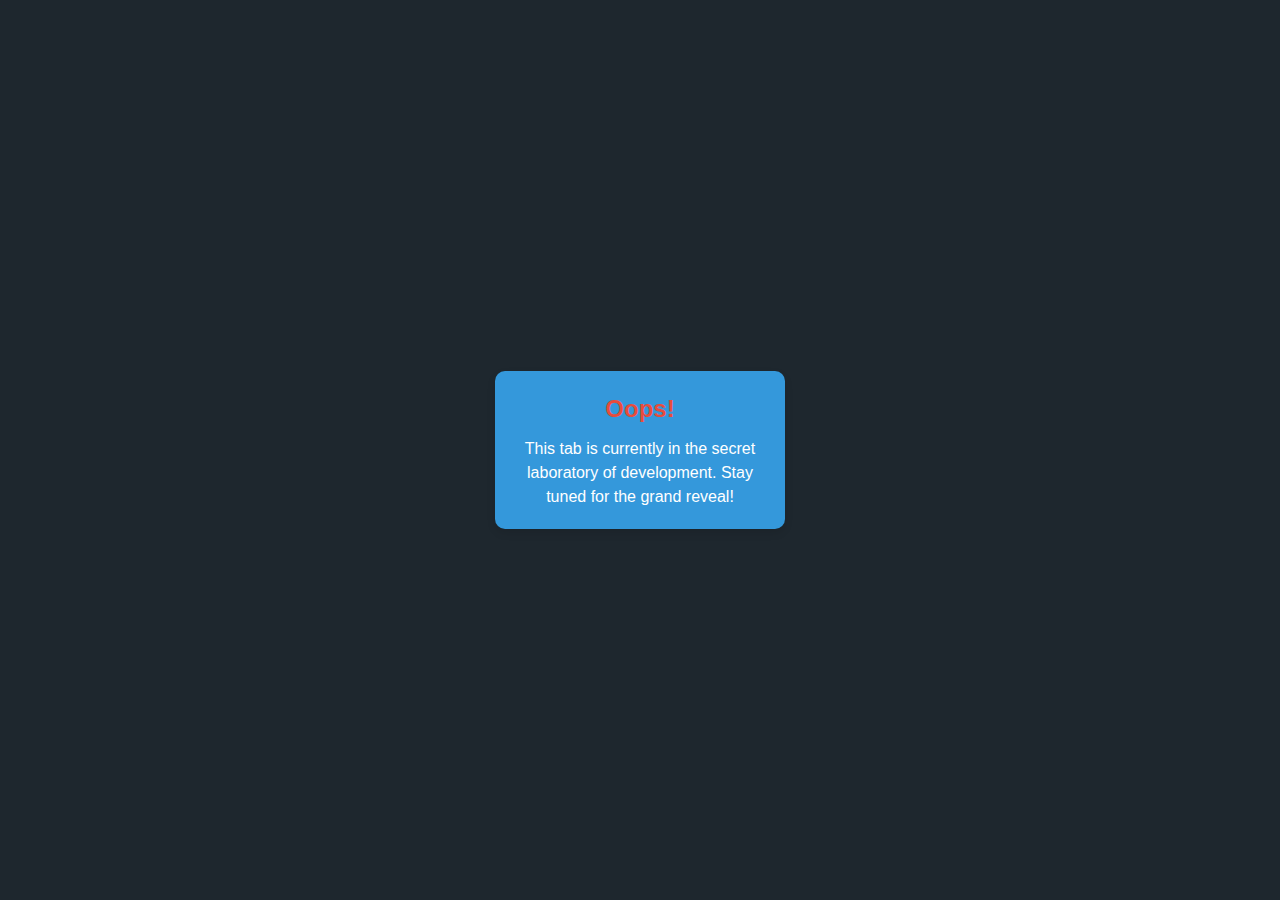
<file: AgriSens-web-app/developing-phase/index.html>
<!DOCTYPE html>
<html lang="en">
<head>
    <meta charset="UTF-8">
    <meta name="viewport" content="width=device-width, initial-scale=1.0">
    <title>Under Development Tab</title>
    <style>
        body {
            font-family: 'Roboto', sans-serif;
            margin: 0;
            padding: 0;
            display: flex;
            align-items: center;
            justify-content: center;
            height: 100vh;
            background-color: #1e272e;
            color: #ecf0f1;
        }

        .development-tab {
            background-color: #3498db;
            color: #ffffff;
            padding: 20px;
            border-radius: 10px;
            text-align: center;
            max-width: 250px;
            box-shadow: 0 4px 8px rgba(0, 0, 0, 0.1);
            animation: popUp 1s ease-in-out infinite alternate;
        }

        .development-tab .oops {
            color: #e74c3c;
            font-size: 24px;
            font-weight: bold;
            margin-bottom: 10px;
        }

        .development-tab p {
            margin: 0;
            font-size: 16px;
            line-height: 1.5;
        }

        @keyframes popUp {
            from {
                transform: scale(1);
            }
            to {
                transform: scale(1.05);
            }
        }
    </style>
</head>
<body>
    <div class="development-tab">
        <p class="oops">Oops!</p>
        <p>This tab is currently in the secret laboratory of development. Stay tuned for the grand reveal!</p>
    </div>
</body>
</html>
</file>
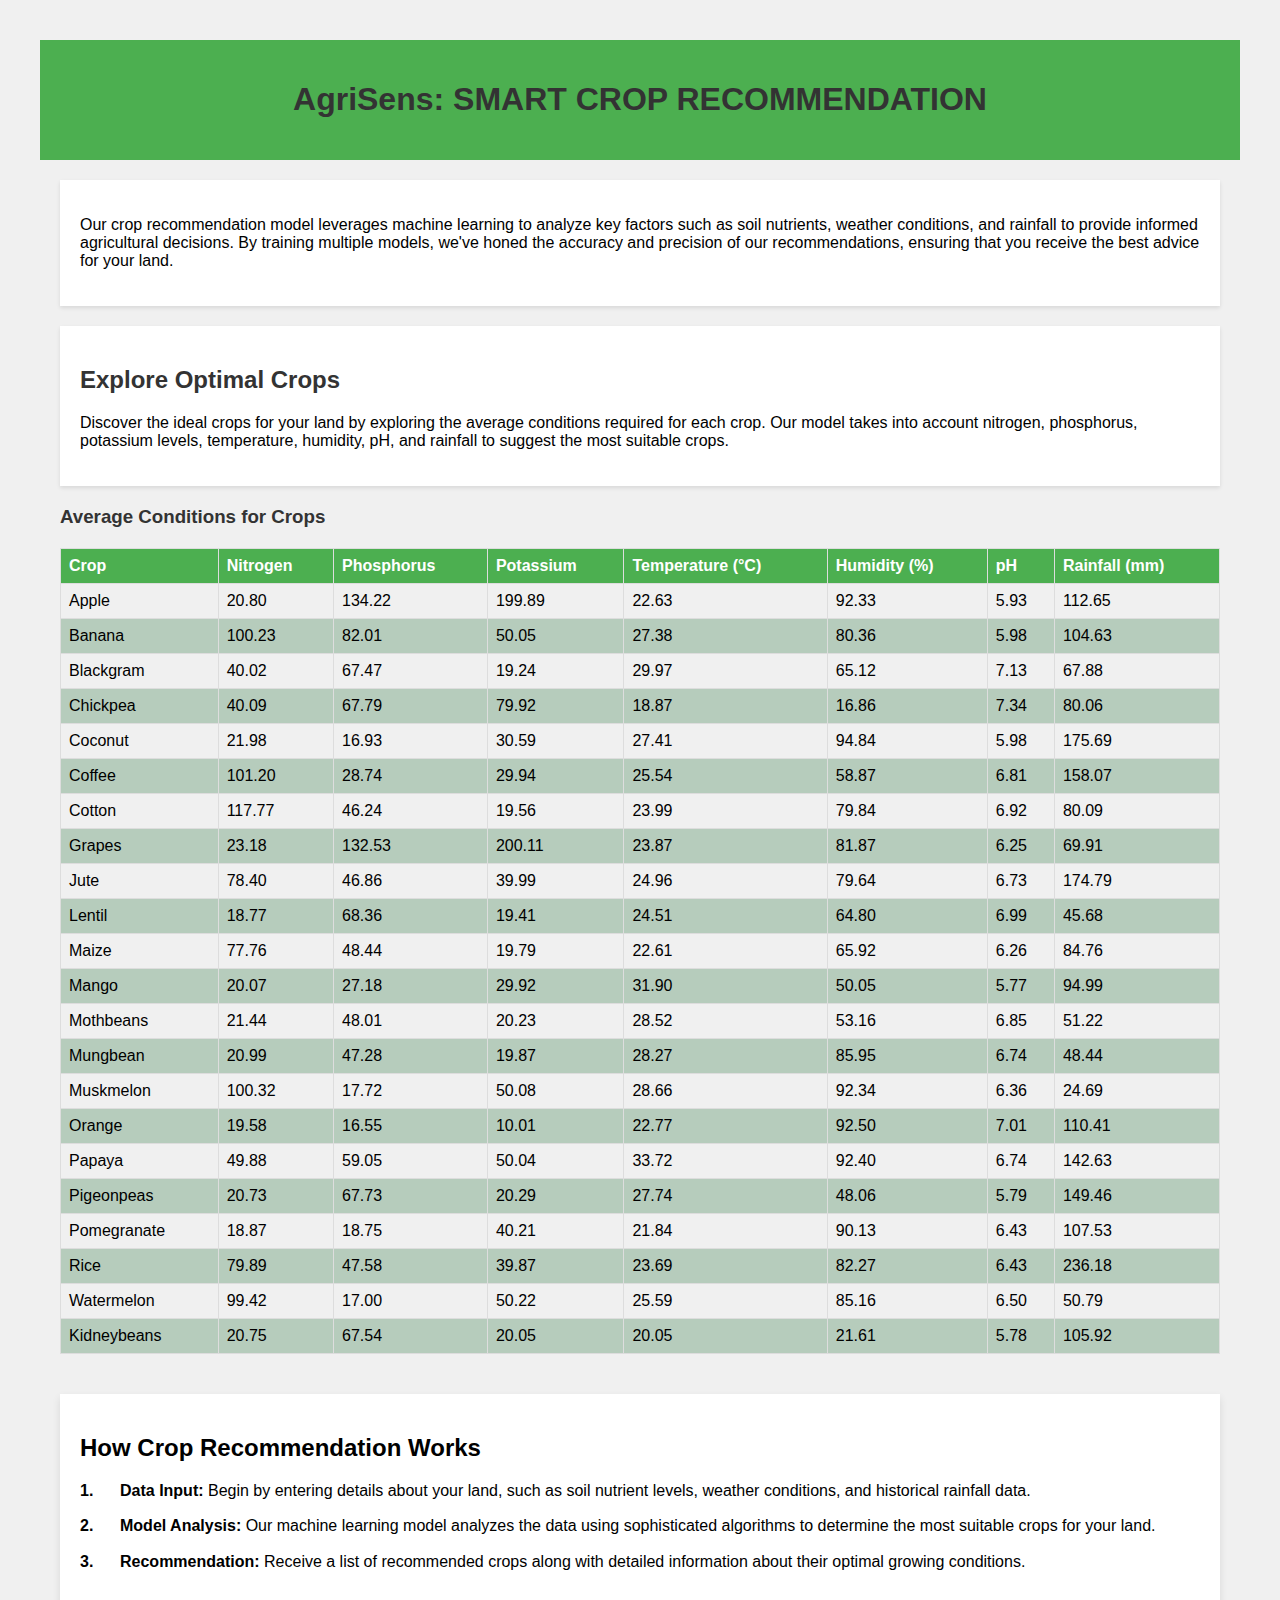
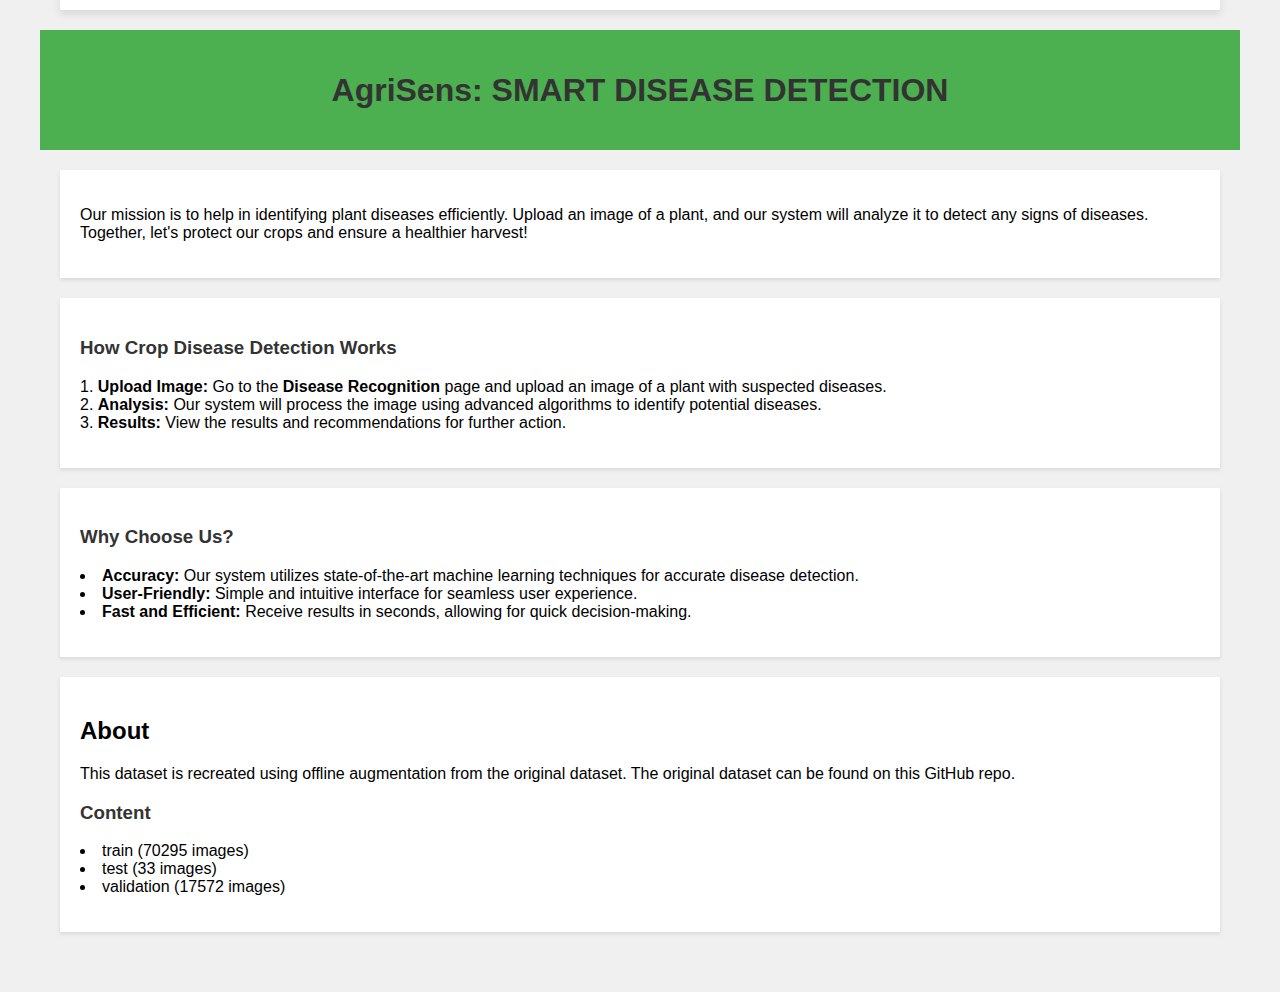
<file: AgriSens-web-app/explore/index.html>
<!DOCTYPE html>
<html lang="en">

<head>
  <meta charset="UTF-8">
  <meta name="viewport" content="width=device-width, initial-scale=1.0">
  <title>AgriSens: Smart Crop Recommendation</title>
  <link rel="stylesheet" href="index.css">
</head>

<body>
  <header>
    <h1>AgriSens: SMART CROP RECOMMENDATION</h1>
  </header>
  <main>
    <section id="model-intro">
      <p>Our crop recommendation model leverages machine learning to analyze key factors such as soil nutrients, weather
        conditions, and rainfall to provide informed agricultural decisions. By training multiple models, we've honed
        the accuracy and precision of our recommendations, ensuring that you receive the best advice for your land.</p>
    </section>
    <section id="explore-crops">
      <h2>Explore Optimal Crops</h2>
      <p>Discover the ideal crops for your land by exploring the average conditions required for each crop. Our model
        takes into account nitrogen, phosphorus, potassium levels, temperature, humidity, pH, and rainfall to suggest
        the most suitable crops.</p>
    </section>
    <section id="crops-table">
      <h3>Average Conditions for Crops</h3>
      <table id="crop-table">
        <thead>
          <tr>
            <th>Crop</th>
            <th>Nitrogen</th>
            <th>Phosphorus</th>
            <th>Potassium</th>
            <th>Temperature (°C)</th>
            <th>Humidity (%)</th>
            <th>pH</th>
            <th>Rainfall (mm)</th>
          </tr>
        </thead>
        <tbody>
          <!-- Table rows will be inserted here by JavaScript -->
        </tbody>
      </table>
    </section>
  </main>

  <section id="crop-recommendation-how-it-works">
    <h2>How Crop Recommendation Works</h2>
    <ol>
      <li><strong>Data Input:</strong> Begin by entering details about your land, such as soil nutrient levels, weather
        conditions, and historical rainfall data.</li>
      <li><strong>Model Analysis:</strong> Our machine learning model analyzes the data using sophisticated algorithms
        to determine the most suitable crops for your land.</li>
      <li><strong>Recommendation:</strong> Receive a list of recommended crops along with detailed information about
        their optimal growing conditions.</li>
    </ol>
  </section>


  <header>
    <h1>AgriSens: SMART DISEASE DETECTION</h1>
  </header>

  <section id="smart-disease-detection">
    <p>Our mission is to help in identifying plant diseases efficiently. Upload an image of a plant, and our system will
      analyze it to detect any signs of diseases. Together, let's protect our crops and ensure a healthier harvest!</p>
  </section>

  <section id="smart-disease-detection">
    <h3>How Crop Disease Detection Works</h3>
    <ol>
      <li><strong>Upload Image:</strong> Go to the <strong>Disease Recognition</strong> page and upload an image of a
        plant with suspected diseases.</li>
      <li><strong>Analysis:</strong> Our system will process the image using advanced algorithms to identify potential
        diseases.</li>
      <li><strong>Results:</strong> View the results and recommendations for further action.</li>
    </ol>
  </section>

  <section id="smart-disease-detection">
    <h3>Why Choose Us?</h3>
    <ul>
      <li><strong>Accuracy:</strong> Our system utilizes state-of-the-art machine learning techniques for accurate
        disease detection.</li>
      <li><strong>User-Friendly:</strong> Simple and intuitive interface for seamless user experience.</li>
      <li><strong>Fast and Efficient:</strong> Receive results in seconds, allowing for quick decision-making.</li>
    </ul>
  </section>


  <section id="about-project">
    <h2>About</h2>
    <p>This dataset is recreated using offline augmentation from the original dataset. The original dataset can be found
      on this GitHub repo.</p>
    <h3>Content</h3>
    <ul>
      <li>train (70295 images)</li>
      <li>test (33 images)</li>
      <li>validation (17572 images)</li>
    </ul>
  </section>



  <script src="index.js"></script>
</body>

</html>
</file>
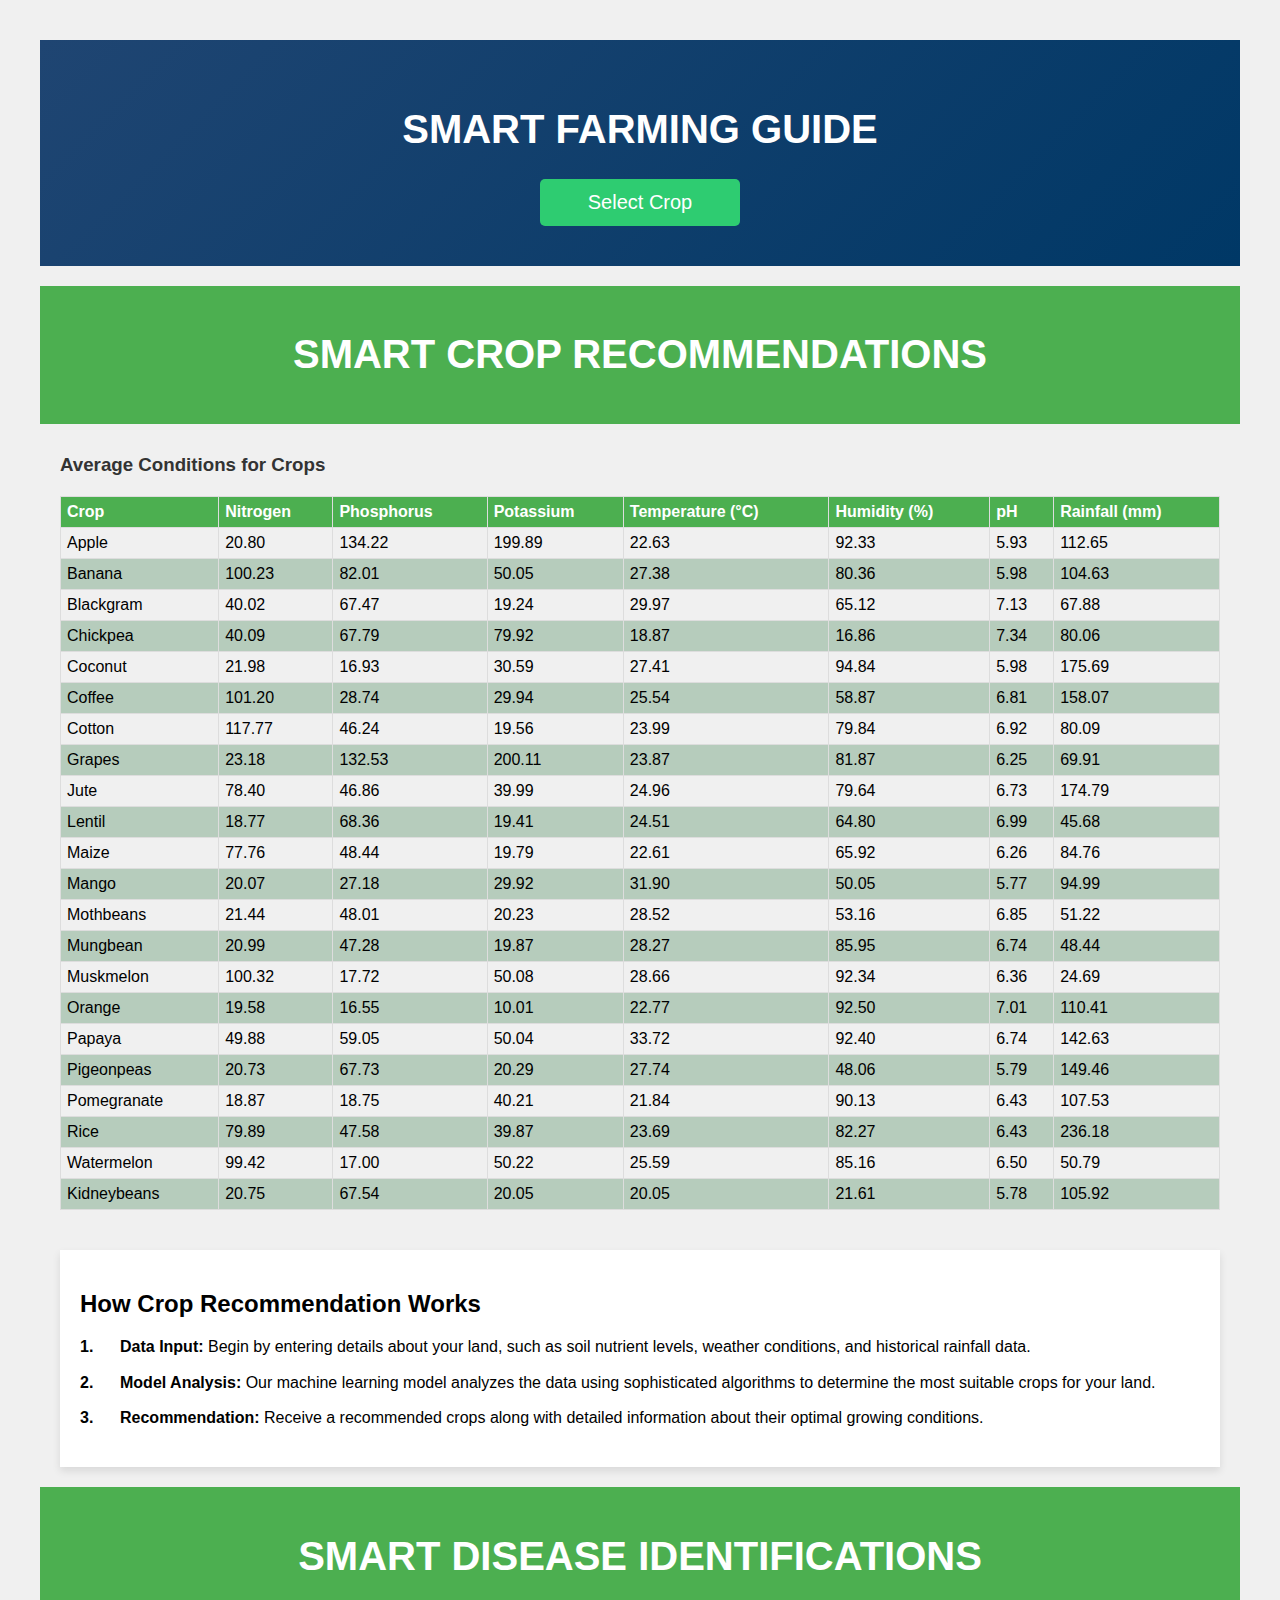
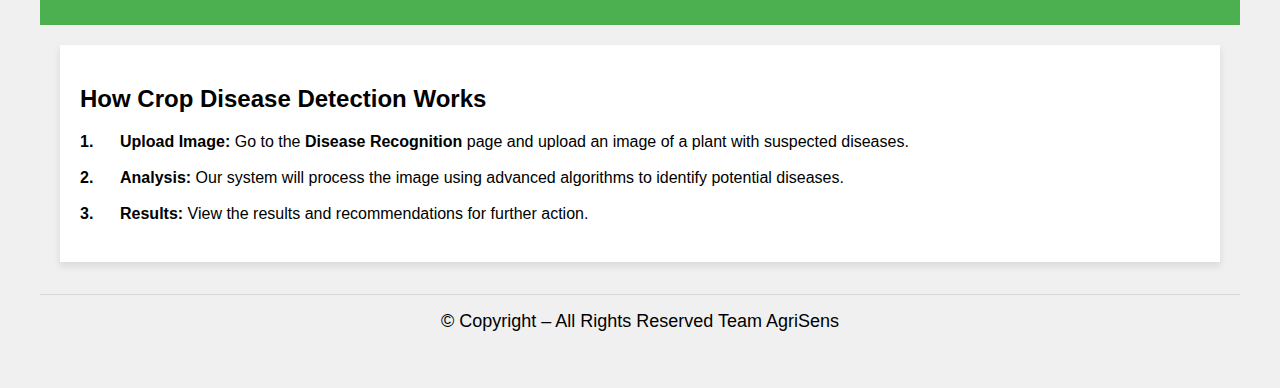
<file: AgriSens-web-app/guide/index.html>
<!DOCTYPE html>
<html lang="en">
  <head>
    <meta charset="UTF-8" />
    <meta name="viewport" content="width=device-width, initial-scale=1.0" />
    <title>Guidance</title>
    <link rel="stylesheet" href="styles.css" />
  </head>

  <body>
    <div class="container">
      <header class="hero">
        <h1>SMART FARMING GUIDE</h1>
        <div class="dropdown">
          <button class="dropbtn" onclick="toggleDropdown()">
            Select Crop
          </button>
          <div id="dropdownContent" class="dropdown-content">
            <a href="#" onclick="showCrop('apple')">Apple</a>
            <a href="#" onclick="showCrop('banana')">Banana</a>
            <a href="#" onclick="showCrop('blackgram')">Black gram</a>
            <a href="#" onclick="showCrop('chickpea')">Chickpea</a>
            <a href="#" onclick="showCrop('coffee')">Coffee</a>
            <a href="#" onclick="showCrop('coconut')">Coconut</a>
            <a href="#" onclick="showCrop('cotton')">Cotton</a>
            <a href="#" onclick="showCrop('grapes')">Grapes</a>
            <a href="#" onclick="showCrop('jute')">Jute</a>
            <a href="#" onclick="showCrop('kidneybeans')">Kidneybeans</a>
            <a href="#" onclick="showCrop('lentil')">Lentil</a>
            <a href="#" onclick="showCrop('maize')">Maize</a>
            <a href="#" onclick="showCrop('mungbean')">Mung bean</a>
            <a href="#" onclick="showCrop('mothbeans')">Moth beans</a>
            <a href="#" onclick="showCrop('muskmelon')">Muskmelon</a>
            <a href="#" onclick="showCrop('orange')">Orange</a>
            <a href="#" onclick="showCrop('papaya')">Papaya</a>
            <a href="#" onclick="showCrop('pigeonpeas')">Pigeon peas</a>
            <a href="#" onclick="showCrop('pomegranate')">Pomegranate</a>
            <a href="#" onclick="showCrop('rice')">Rice</a>
            <a href="#" onclick="showCrop('watermelon')">Watermelon</a>
            <a href="#" onclick="showCrop('mango')">Mango</a>
          </div>
        </div>
      </header>
      <div id="cropInfo" class="crop-info">
        <!-- Crop information will be displayed here -->
      </div>
    </div>

    <header>
      <h1>SMART CROP RECOMMENDATIONS</h1>
    </header>
    <main>
      <!-- <section id="model-intro">
        <p>
          Our crop recommendation model leverages machine learning to analyze
          key factors such as soil nutrients, weather conditions, and rainfall
          to provide informed agricultural decisions. By training multiple
          models, we've honed the accuracy and precision of our recommendations,
          ensuring that you receive the best advice for your land.
        </p>
      </section>
      <section id="explore-crops">
        <h2>Explore Optimal Crops</h2>
        <p>
          Discover the ideal crops for your land by exploring the average
          conditions required for each crop. Our model takes into account
          nitrogen, phosphorus, potassium levels, temperature, humidity, pH, and
          rainfall to suggest the most suitable crops.
        </p>
      </section> -->
      <section id="crops-table">
        <h3>Average Conditions for Crops</h3>
        <table id="crop-table">
          <thead>
            <tr>
              <th>Crop</th>
              <th>Nitrogen</th>
              <th>Phosphorus</th>
              <th>Potassium</th>
              <th>Temperature (°C)</th>
              <th>Humidity (%)</th>
              <th>pH</th>
              <th>Rainfall (mm)</th>
            </tr>
          </thead>
          <tbody>
            <!-- Table rows will be inserted here by JavaScript -->
          </tbody>
        </table>
      </section>
    </main>

    <section id="crop-recommendation-how-it-works">
      <h2>How Crop Recommendation Works</h2>
      <ol>
        <li>
          <strong>Data Input:</strong> Begin by entering details about your
          land, such as soil nutrient levels, weather conditions, and historical
          rainfall data.
        </li>
        <li>
          <strong>Model Analysis:</strong> Our machine learning model analyzes
          the data using sophisticated algorithms to determine the most suitable
          crops for your land.
        </li>
        <li>
          <strong>Recommendation:</strong> Receive a recommended crops
          along with detailed information about their optimal growing
          conditions.
        </li>
      </ol>
    </section>

    <header>
      <h1>SMART DISEASE IDENTIFICATIONS</h1>
    </header>

    <!-- <section id="smart-disease-detection">
      <p>
        Our mission is to help in identifying plant diseases efficiently. Upload
        an image of a plant, and our system will analyze it to detect any signs
        of diseases. Together, let's protect our crops and ensure a healthier
        harvest!
      </p>
    </section> -->

    <section id="crop-recommendation-how-it-works">
      <h2>How Crop Disease Detection Works</h2>
      <ol>
        <li>
          <strong>Upload Image:</strong> Go to the
          <strong>Disease Recognition</strong> page and upload an image of a
          plant with suspected diseases.
        </li>
        <li>
          <strong>Analysis:</strong> Our system will process the image using
          advanced algorithms to identify potential diseases.
        </li>
        <li>
          <strong>Results:</strong> View the results and recommendations for
          further action.
        </li>
      </ol>
    </section>

    <!-- <section id="about-project">
      <h2>About</h2>
      <p>
        This dataset is recreated using offline augmentation from the original
        dataset. The original dataset can be found on this GitHub repo.
      </p>
      <h3>Content</h3>
      <ul>
        <li>train (70295 images)</li>
        <li>test (33 images)</li>
        <li>validation (17572 images)</li>
      </ul>
    </section> -->

    <section class="footer">
      <p class="footer-text">© Copyright – All Rights Reserved Team AgriSens</p>
    </div>

  </section>
    <script src="script.js"></script>
  </body>
</html>
</file>
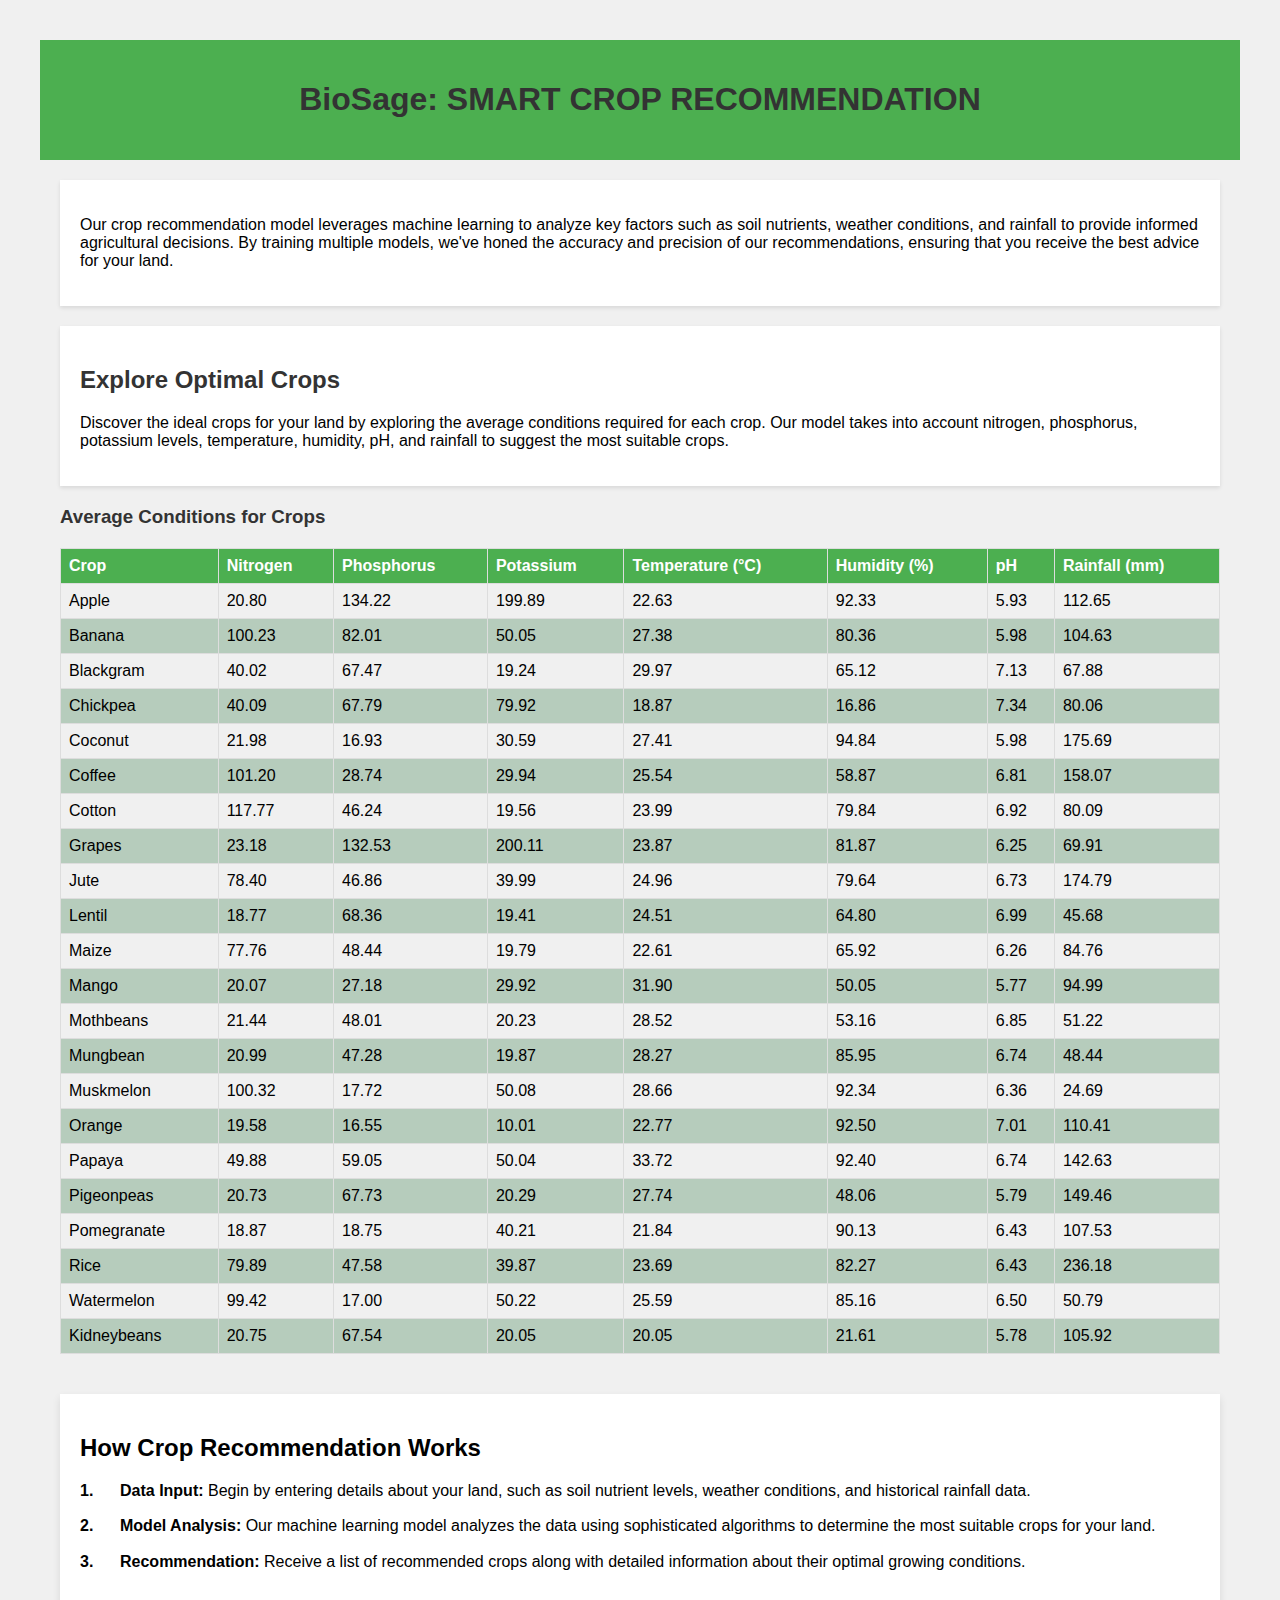
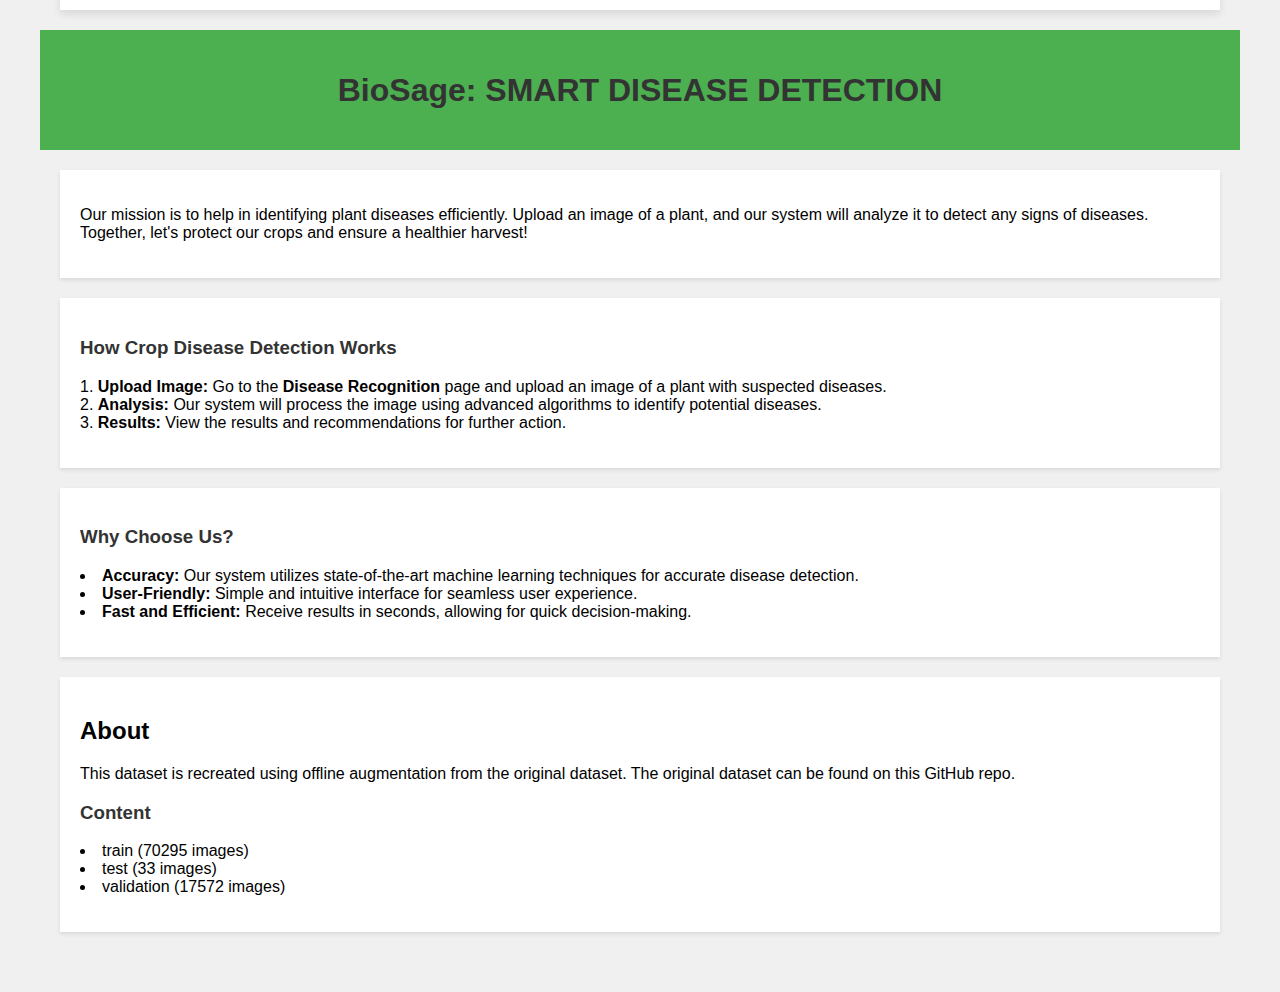
<file: biosage-web-app/explore/index.html>
<!DOCTYPE html>
<html lang="en">

<head>
  <meta charset="UTF-8">
  <meta name="viewport" content="width=device-width, initial-scale=1.0">
  <title>BioSage: Smart Crop Recommendation</title>
  <link rel="stylesheet" href="index.css">
</head>

<body>
  <header>
    <h1>BioSage: SMART CROP RECOMMENDATION</h1>
  </header>
  <main>
    <section id="model-intro">
      <p>Our crop recommendation model leverages machine learning to analyze key factors such as soil nutrients, weather
        conditions, and rainfall to provide informed agricultural decisions. By training multiple models, we've honed
        the accuracy and precision of our recommendations, ensuring that you receive the best advice for your land.</p>
    </section>
    <section id="explore-crops">
      <h2>Explore Optimal Crops</h2>
      <p>Discover the ideal crops for your land by exploring the average conditions required for each crop. Our model
        takes into account nitrogen, phosphorus, potassium levels, temperature, humidity, pH, and rainfall to suggest
        the most suitable crops.</p>
    </section>
    <section id="crops-table">
      <h3>Average Conditions for Crops</h3>
      <table id="crop-table">
        <thead>
          <tr>
            <th>Crop</th>
            <th>Nitrogen</th>
            <th>Phosphorus</th>
            <th>Potassium</th>
            <th>Temperature (°C)</th>
            <th>Humidity (%)</th>
            <th>pH</th>
            <th>Rainfall (mm)</th>
          </tr>
        </thead>
        <tbody>
          <!-- Table rows will be inserted here by JavaScript -->
        </tbody>
      </table>
    </section>
  </main>

  <section id="crop-recommendation-how-it-works">
    <h2>How Crop Recommendation Works</h2>
    <ol>
      <li><strong>Data Input:</strong> Begin by entering details about your land, such as soil nutrient levels, weather
        conditions, and historical rainfall data.</li>
      <li><strong>Model Analysis:</strong> Our machine learning model analyzes the data using sophisticated algorithms
        to determine the most suitable crops for your land.</li>
      <li><strong>Recommendation:</strong> Receive a list of recommended crops along with detailed information about
        their optimal growing conditions.</li>
    </ol>
  </section>


  <header>
    <h1>BioSage: SMART DISEASE DETECTION</h1>
  </header>

  <section id="smart-disease-detection">
    <p>Our mission is to help in identifying plant diseases efficiently. Upload an image of a plant, and our system will
      analyze it to detect any signs of diseases. Together, let's protect our crops and ensure a healthier harvest!</p>
  </section>

  <section id="smart-disease-detection">
    <h3>How Crop Disease Detection Works</h3>
    <ol>
      <li><strong>Upload Image:</strong> Go to the <strong>Disease Recognition</strong> page and upload an image of a
        plant with suspected diseases.</li>
      <li><strong>Analysis:</strong> Our system will process the image using advanced algorithms to identify potential
        diseases.</li>
      <li><strong>Results:</strong> View the results and recommendations for further action.</li>
    </ol>
  </section>

  <section id="smart-disease-detection">
    <h3>Why Choose Us?</h3>
    <ul>
      <li><strong>Accuracy:</strong> Our system utilizes state-of-the-art machine learning techniques for accurate
        disease detection.</li>
      <li><strong>User-Friendly:</strong> Simple and intuitive interface for seamless user experience.</li>
      <li><strong>Fast and Efficient:</strong> Receive results in seconds, allowing for quick decision-making.</li>
    </ul>
  </section>


  <section id="about-project">
    <h2>About</h2>
    <p>This dataset is recreated using offline augmentation from the original dataset. The original dataset can be found
      on this GitHub repo.</p>
    <h3>Content</h3>
    <ul>
      <li>train (70295 images)</li>
      <li>test (33 images)</li>
      <li>validation (17572 images)</li>
    </ul>
  </section>



  <script src="index.js"></script>
</body>

</html>
</file>
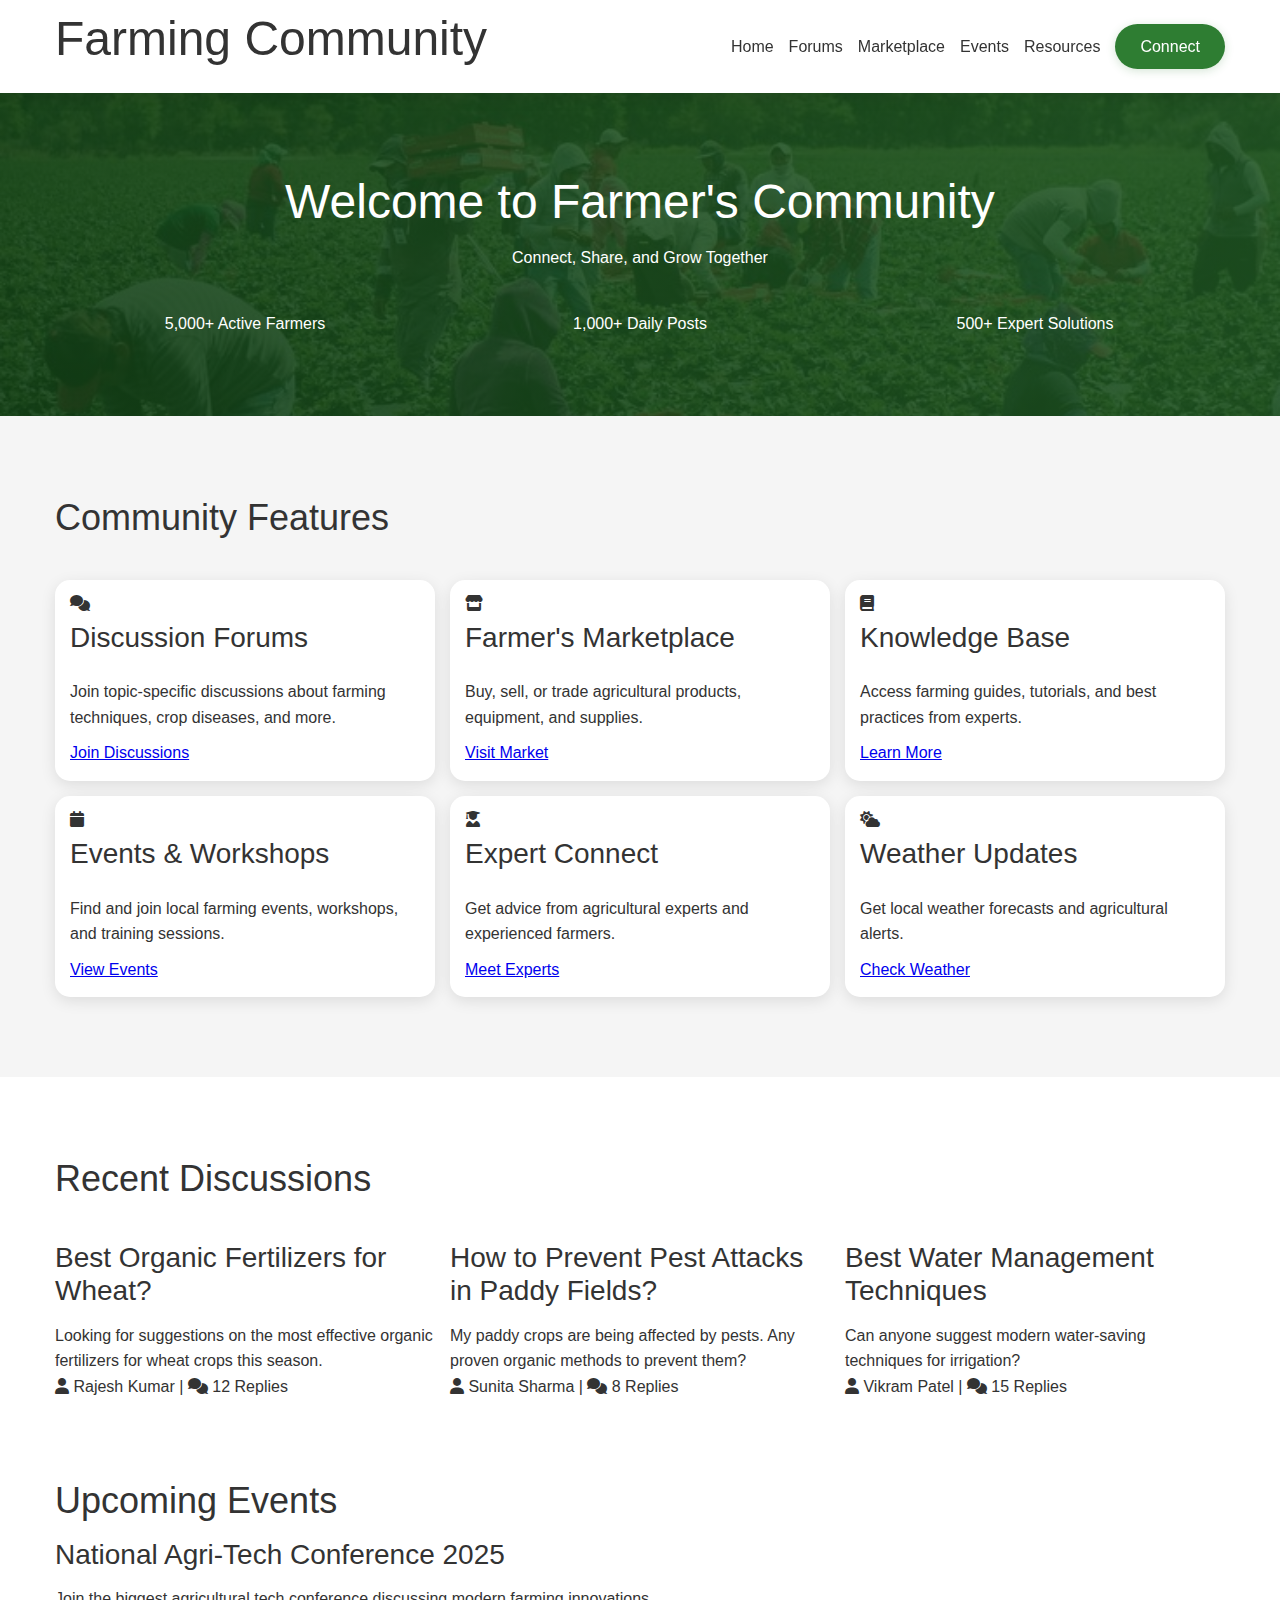
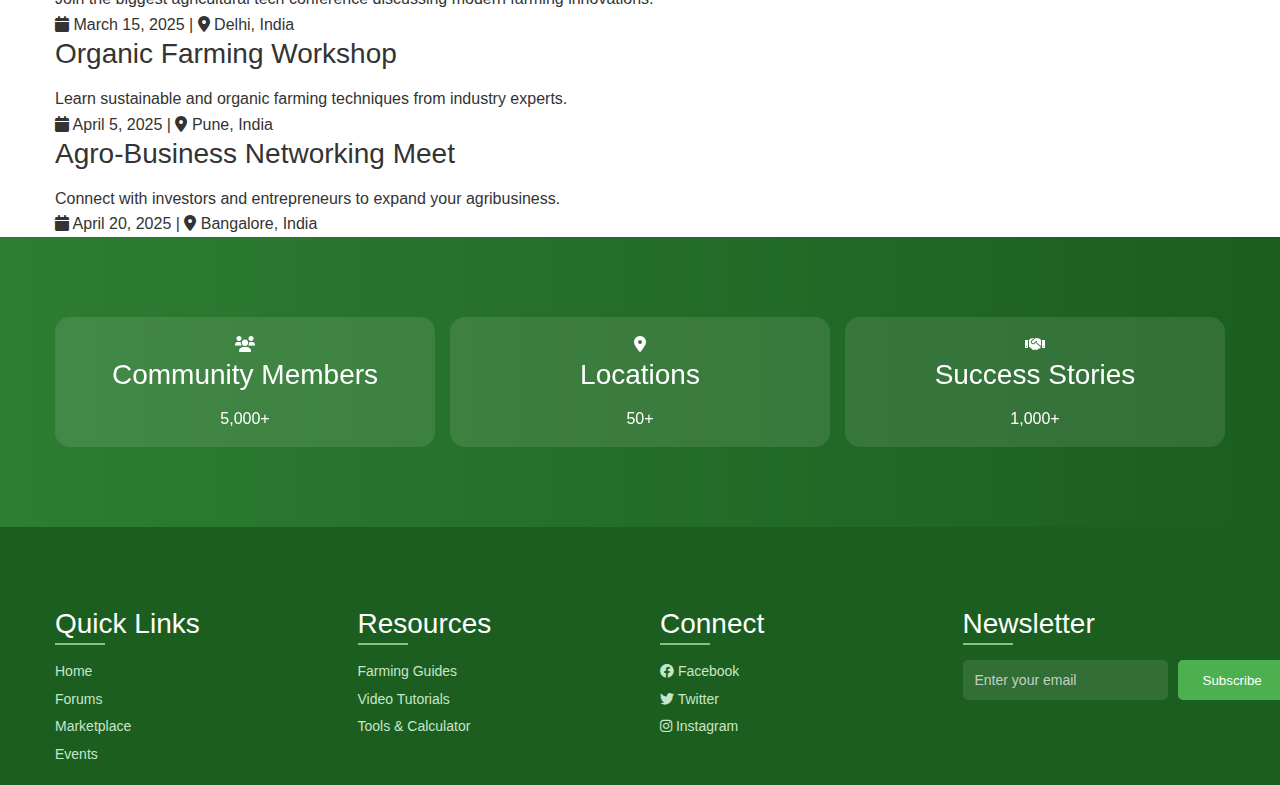
<file: AgriSens-web-app/community/community.html>
<!DOCTYPE html>
<html lang="en">
<head>
    <meta charset="UTF-8">
    <meta name="viewport" content="width=device-width, initial-scale=1.0">
    <title>AgriSens Community</title>
    <link rel="stylesheet" href="community.css">
    <link rel="stylesheet" href="https://cdnjs.cloudflare.com/ajax/libs/font-awesome/6.0.0/css/all.min.css">
</head>
<body>
    <!-- Header -->
    <header class="header">
        <div class="container">
            <div class="logo">
                <h1>Farming  Community</h1>
            </div>
            <nav class="navbar">
                <a href="#home">Home</a>
                <a href="#forums">Forums</a>
                <a href="#marketplace">Marketplace</a>
                <a href="#events">Events</a>
                <a href="#resources">Resources</a>
                <a href="#connect" class="btn">Connect</a>
            </nav>
        </div>
    </header>

    <!-- Hero Section -->
    <section class="hero">
        <div class="container">
            <h1>Welcome to Farmer's Community</h1>
            <p>Connect, Share, and Grow Together</p>
            <div class="hero-stats">
                <div class="stat">
                    <span class="number">5,000+</span>
                    <span class="label">Active Farmers</span>
                </div>
                <div class="stat">
                    <span class="number">1,000+</span>
                    <span class="label">Daily Posts</span>
                </div>
                <div class="stat">
                    <span class="number">500+</span>
                    <span class="label">Expert Solutions</span>
                </div>
            </div>
        </div>
    </section>

    <!-- Features Grid -->
    <section class="features">
        <div class="container">
            <h2>Community Features</h2>
            <div class="features-grid">
                <!-- Discussion Forums -->
                <div class="feature-card">
                    <i class="fas fa-comments"></i>
                    <h3>Discussion Forums</h3>
                    <p>Join topic-specific discussions about farming techniques, crop diseases, and more.</p>
                    <a href="#forums" class="feature-btn">Join Discussions</a>
                </div>

                <!-- Marketplace -->
                <div class="feature-card">
                    <i class="fas fa-store"></i>
                    <h3>Farmer's Marketplace</h3>
                    <p>Buy, sell, or trade agricultural products, equipment, and supplies.</p>
                    <a href="#marketplace" class="feature-btn">Visit Market</a>
                </div>

                <!-- Knowledge Base -->
                <div class="feature-card">
                    <i class="fas fa-book"></i>
                    <h3>Knowledge Base</h3>
                    <p>Access farming guides, tutorials, and best practices from experts.</p>
                    <a href="#resources" class="feature-btn">Learn More</a>
                </div>

                <!-- Events Calendar -->
                <div class="feature-card">
                    <i class="fas fa-calendar"></i>
                    <h3>Events & Workshops</h3>
                    <p>Find and join local farming events, workshops, and training sessions.</p>
                    <a href="#events" class="feature-btn">View Events</a>
                </div>

                <!-- Expert Connect -->
                <div class="feature-card">
                    <i class="fas fa-user-graduate"></i>
                    <h3>Expert Connect</h3>
                    <p>Get advice from agricultural experts and experienced farmers.</p>
                    <a href="#experts" class="feature-btn">Meet Experts</a>
                </div>

                <!-- Weather Updates -->
                <div class="feature-card">
                    <i class="fas fa-cloud-sun"></i>
                    <h3>Weather Updates</h3>
                    <p>Get local weather forecasts and agricultural alerts.</p>
                    <a href="#weather" class="feature-btn">Check Weather</a>
                </div>
            </div>
        </div>
    </section>

<!-- Recent Discussions -->
<section class="discussions">
    <div class="container">
        <h2>Recent Discussions</h2>
        <div class="discussion-grid">
            <div class="discussion-card">
                <h3>Best Organic Fertilizers for Wheat?</h3>
                <p>Looking for suggestions on the most effective organic fertilizers for wheat crops this season.</p>
                <span class="discussion-meta"><i class="fas fa-user"></i> Rajesh Kumar | <i class="fas fa-comments"></i> 12 Replies</span>
            </div>
            <div class="discussion-card">
                <h3>How to Prevent Pest Attacks in Paddy Fields?</h3>
                <p>My paddy crops are being affected by pests. Any proven organic methods to prevent them?</p>
                <span class="discussion-meta"><i class="fas fa-user"></i> Sunita Sharma | <i class="fas fa-comments"></i> 8 Replies</span>
            </div>
            <div class="discussion-card">
                <h3>Best Water Management Techniques</h3>
                <p>Can anyone suggest modern water-saving techniques for irrigation?</p>
                <span class="discussion-meta"><i class="fas fa-user"></i> Vikram Patel | <i class="fas fa-comments"></i> 15 Replies</span>
            </div>
        </div>
    </div>
</section>

<!-- Upcoming Events -->
<section class="events">
    <div class="container">
        <h2>Upcoming Events</h2>
        <div class="events-slider">
            <div class="event-card">
                <h3>National Agri-Tech Conference 2025</h3>
                <p>Join the biggest agricultural tech conference discussing modern farming innovations.</p>
                <span class="event-meta"><i class="fas fa-calendar"></i> March 15, 2025 | <i class="fas fa-map-marker-alt"></i> Delhi, India</span>
            </div>
            <div class="event-card">
                <h3>Organic Farming Workshop</h3>
                <p>Learn sustainable and organic farming techniques from industry experts.</p>
                <span class="event-meta"><i class="fas fa-calendar"></i> April 5, 2025 | <i class="fas fa-map-marker-alt"></i> Pune, India</span>
            </div>
            <div class="event-card">
                <h3>Agro-Business Networking Meet</h3>
                <p>Connect with investors and entrepreneurs to expand your agribusiness.</p>
                <span class="event-meta"><i class="fas fa-calendar"></i> April 20, 2025 | <i class="fas fa-map-marker-alt"></i> Bangalore, India</span>
            </div>
        </div>
    </div>
</section>


    <!-- Community Stats -->
    <section class="stats">
        <div class="container">
            <div class="stats-grid">
                <div class="stat-card">
                    <i class="fas fa-users"></i>
                    <h3>Community Members</h3>
                    <span class="number">5,000+</span>
                </div>
                <div class="stat-card">
                    <i class="fas fa-map-marker-alt"></i>
                    <h3>Locations</h3>
                    <span class="number">50+</span>
                </div>
                <div class="stat-card">
                    <i class="fas fa-handshake"></i>
                    <h3>Success Stories</h3>
                    <span class="number">1,000+</span>
                </div>
            </div>
        </div>
    </section>

    <!-- Footer -->
    <footer class="footer">
        <div class="container">
            <div class="footer-grid">
                <div class="footer-section">
                    <h3>Quick Links</h3>
                    <a href="#home">Home</a>
                    <a href="#forums">Forums</a>
                    <a href="#marketplace">Marketplace</a>
                    <a href="#events">Events</a>
                </div>
                <div class="footer-section">
                    <h3>Resources</h3>
                    <a href="#guides">Farming Guides</a>
                    <a href="#tutorials">Video Tutorials</a>
                    <a href="#tools">Tools & Calculator</a>
                </div>
                <div class="footer-section">
                    <h3>Connect</h3>
                    <a href="#"><i class="fab fa-facebook"></i> Facebook</a>
                    <a href="#"><i class="fab fa-twitter"></i> Twitter</a>
                    <a href="#"><i class="fab fa-instagram"></i> Instagram</a>
                </div>
                <div class="footer-section">
                    <h3>Newsletter</h3>
                    <form class="newsletter-form">
                        <input type="email" placeholder="Enter your email">
                        <button type="submit">Subscribe</button>
                    </form>
                </div>
            </div>
        </div>
    </footer>

    <script src="community.js"></script>
</body>
</html>
</file>
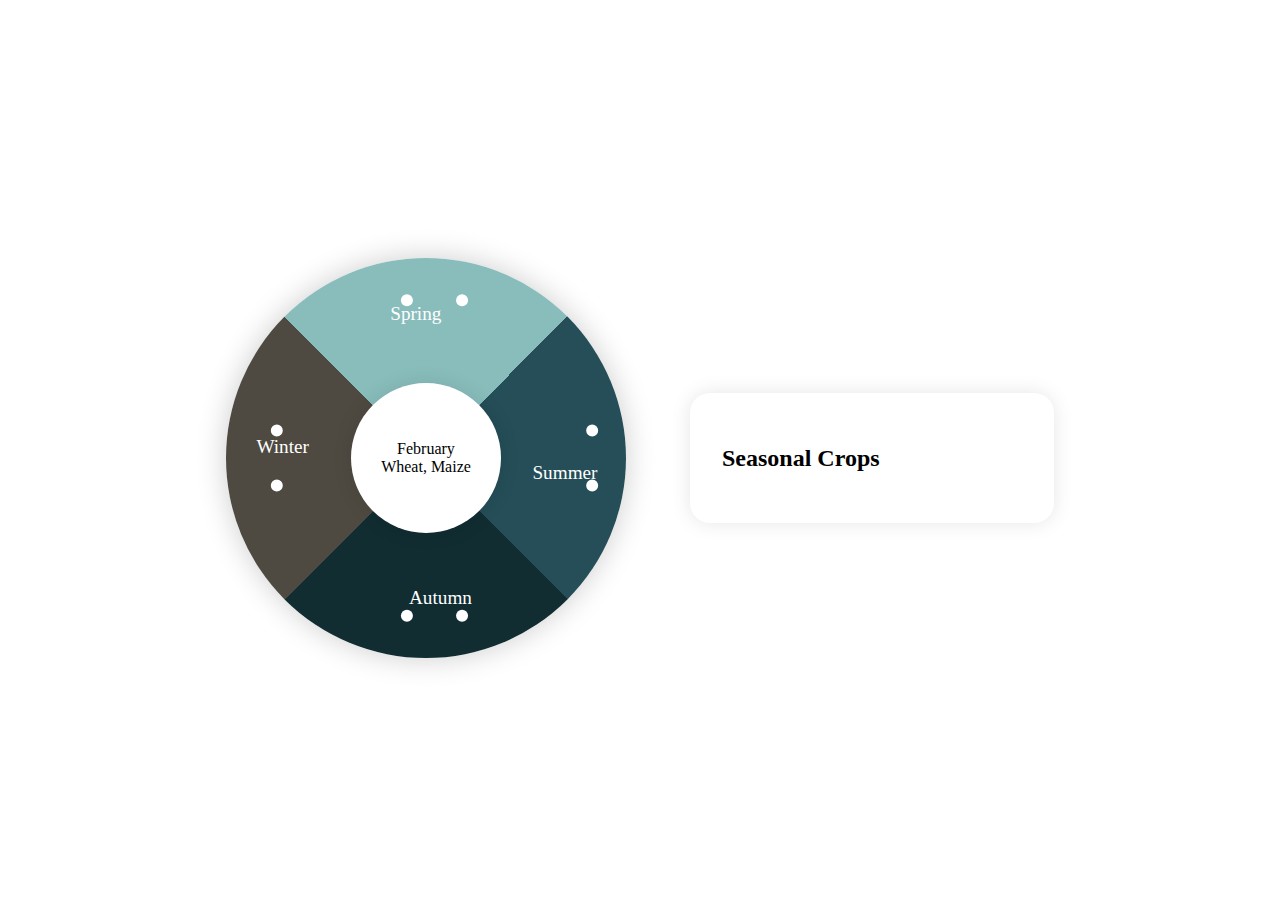
<file: AgriSens-web-app/crop-calendar/crop-calendar.html>
<!DOCTYPE html>
<html lang="en">
<head>
    <meta charset="UTF-8">
    <meta name="viewport" content="width=device-width, initial-scale=1.0">
    <title>Interactive Crop Calendar</title>
    <link rel="stylesheet" href="crop-calendar.css">
</head>
<body>
    <div class="calendar-wheel-container">
        <div class="season-wheel">
            <div class="wheel-center">
                <span class="current-month">February</span>
                <span class="current-crops">Wheat, Maize</span>
            </div>
            <div class="season spring">Spring</div>
            <div class="season summer">Summer</div>
            <div class="season autumn">Autumn</div>
            <div class="season winter">Winter</div>
            <div class="crop-indicators"></div>
        </div>
        <div class="crop-details">
            <h2>Seasonal Crops</h2>
            <div class="crop-list"></div>
        </div>
    </div>
    <script src="crop-calendar.js"></script>
</body>
</html>
</file>
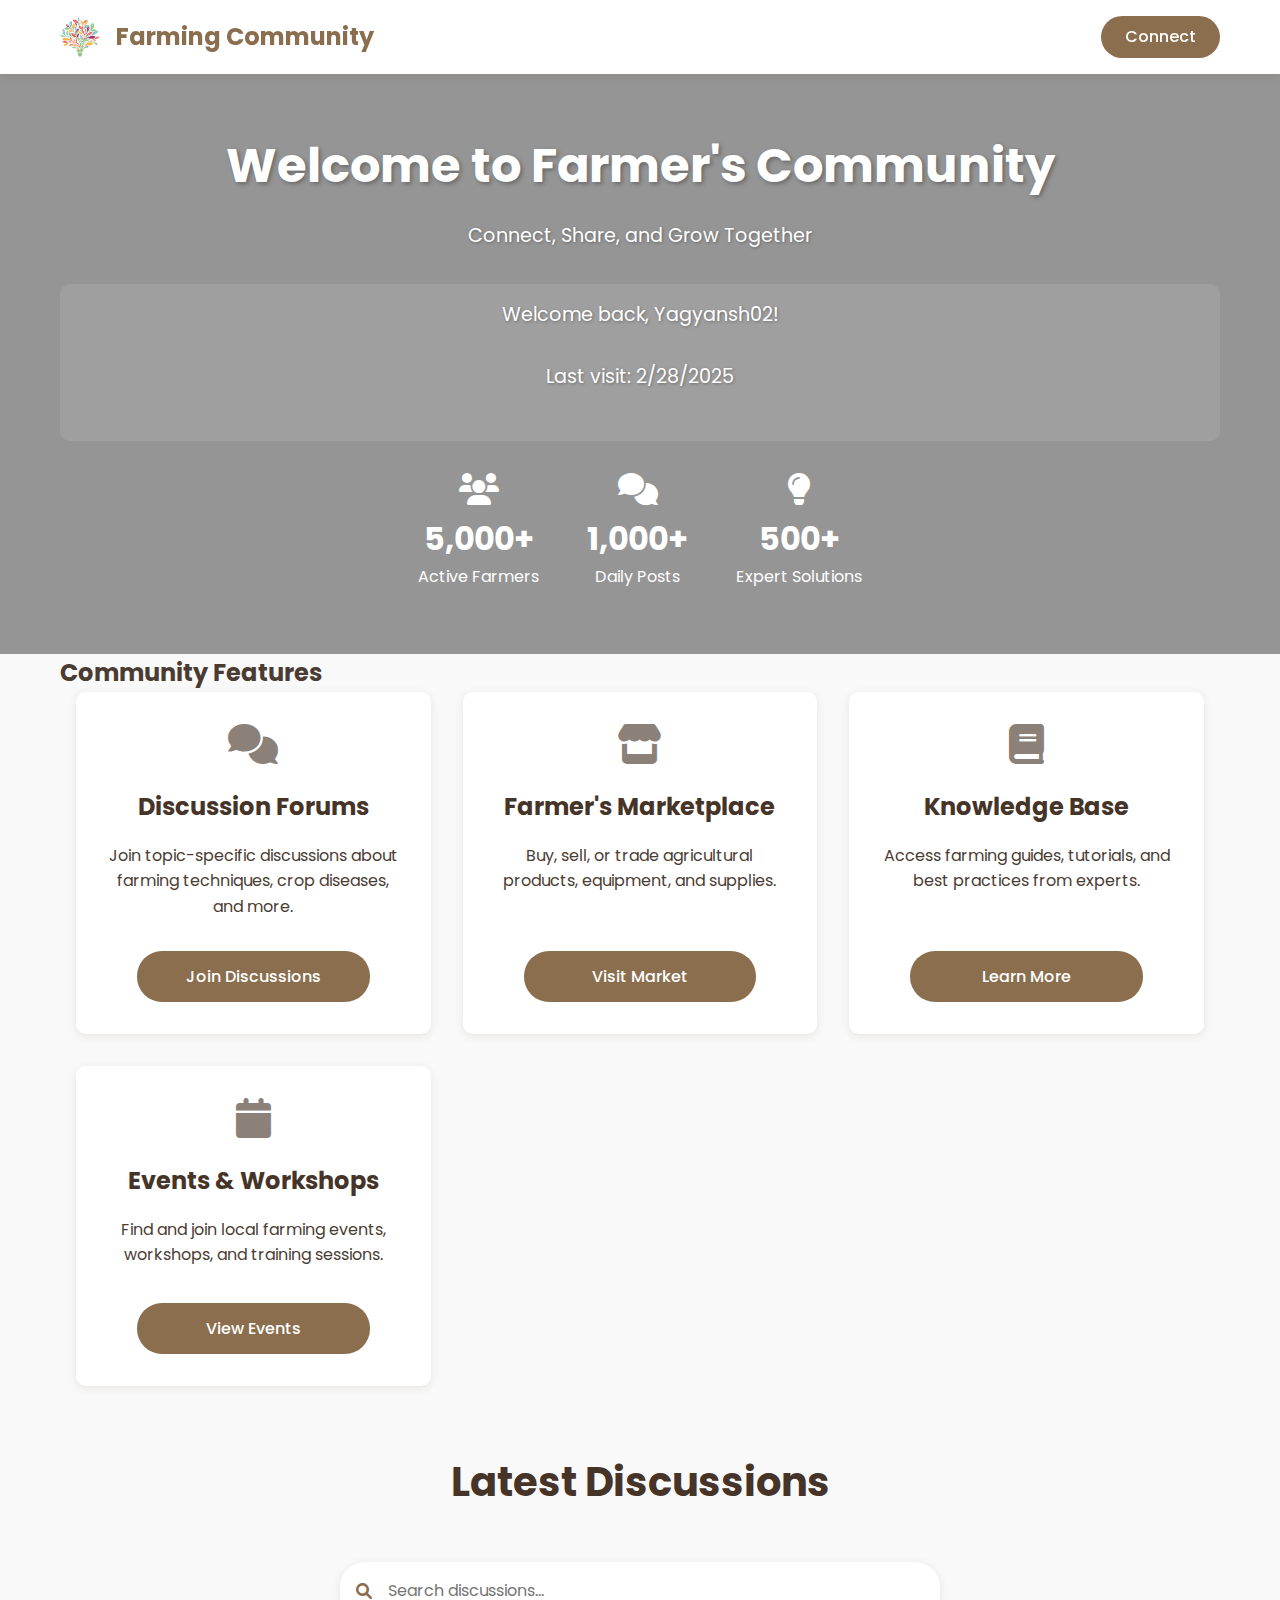
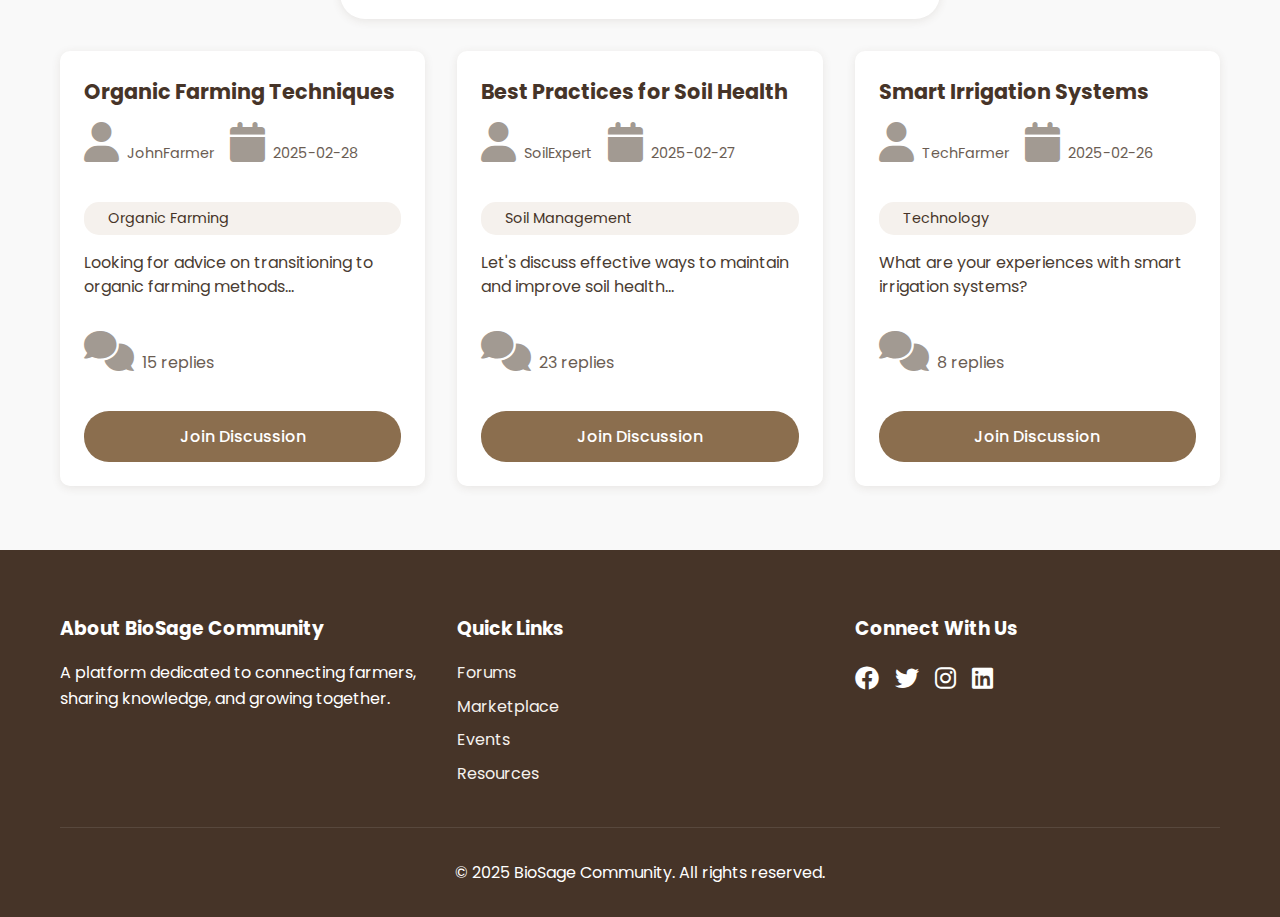
<file: biosage-web-app/community/community.html>
<!DOCTYPE html>
<html lang="en">
<head>
    <meta charset="UTF-8">
    <meta name="viewport" content="width=device-width, initial-scale=1.0">
    <title>BioSage Community</title>
    <link rel="stylesheet" href="community.css">
    <link rel="stylesheet" href="https://cdnjs.cloudflare.com/ajax/libs/font-awesome/6.0.0/css/all.min.css">
    <link href="https://fonts.googleapis.com/css2?family=Poppins:wght@300;400;500;600;700&display=swap" rel="stylesheet">
</head>
<body>
    <!-- Header -->
    <header class="header">
        <div class="container">
            <div class="logo">
                <img src="../images/biosage1.png" alt="BioSage Logo" class="logo-img">
                <h1>Farming Community</h1>
            </div>
            <nav class="navbar">
                <a href="#connect" class="btn">Connect</a>
            </nav>
        </div>
    </header>

    <!-- Hero Section -->
    <section class="hero">
        <div class="container">
            <h1>Welcome to Farmer's Community</h1>
            <p>Connect, Share, and Grow Together</p>
            <div class="hero-stats">
                <div class="stat">
                    <i class="fas fa-users"></i>
                    <span class="number">5,000+</span>
                    <span class="label">Active Farmers</span>
                </div>
                <div class="stat">
                    <i class="fas fa-comments"></i>
                    <span class="number">1,000+</span>
                    <span class="label">Daily Posts</span>
                </div>
                <div class="stat">
                    <i class="fas fa-lightbulb"></i>
                    <span class="number">500+</span>
                    <span class="label">Expert Solutions</span>
                </div>
            </div>
        </div>
    </section>

    <!-- Features Grid -->
    <section class="features">
        <div class="container">
            <h2>Community Features</h2>
            <div class="features-grid">
                <div class="feature-card">
                    <i class="fas fa-comments"></i>
                    <h3>Discussion Forums</h3>
                    <p>Join topic-specific discussions about farming techniques, crop diseases, and more.</p>
                    <a href="#forums" class="feature-btn">Join Discussions</a>
                </div>

                <div class="feature-card">
                    <i class="fas fa-store"></i>
                    <h3>Farmer's Marketplace</h3>
                    <p>Buy, sell, or trade agricultural products, equipment, and supplies.</p>
                    <a href="#marketplace" class="feature-btn">Visit Market</a>
                </div>

                <div class="feature-card">
                    <i class="fas fa-book"></i>
                    <h3>Knowledge Base</h3>
                    <p>Access farming guides, tutorials, and best practices from experts.</p>
                    <a href="#resources" class="feature-btn">Learn More</a>
                </div>

                <div class="feature-card">
                    <i class="fas fa-calendar"></i>
                    <h3>Events & Workshops</h3>
                    <p>Find and join local farming events, workshops, and training sessions.</p>
                    <a href="#events" class="feature-btn">View Events</a>
                </div>
            </div>
        </div>
    </section>

    <!-- Latest Discussions -->
    <section class="discussions">
        <div class="container">
            <h2>Latest Discussions</h2>
            <div class="discussion-grid" id="discussionGrid">
                <!-- Discussion cards will be added here by JavaScript -->
            </div>
        </div>
    </section>

    <!-- Footer -->
    <footer class="footer">
        <div class="container">
            <div class="footer-content">
                <div class="footer-section">
                    <h3>About BioSage Community</h3>
                    <p>A platform dedicated to connecting farmers, sharing knowledge, and growing together.</p>
                </div>
                <div class="footer-section">
                    <h3>Quick Links</h3>
                    <a href="#forums">Forums</a>
                    <a href="#marketplace">Marketplace</a>
                    <a href="#events">Events</a>
                    <a href="#resources">Resources</a>
                </div>
                <div class="footer-section">
                    <h3>Connect With Us</h3>
                    <div class="social-links">
                        <a href="#"><i class="fab fa-facebook"></i></a>
                        <a href="#"><i class="fab fa-twitter"></i></a>
                        <a href="#"><i class="fab fa-instagram"></i></a>
                        <a href="#"><i class="fab fa-linkedin"></i></a>
                    </div>
                </div>
            </div>
            <div class="footer-bottom">
                <p>&copy; 2025 BioSage Community. All rights reserved.</p>
            </div>
        </div>
    </footer>

    <script src="community.js"></script>
</body>
</html>
</file>
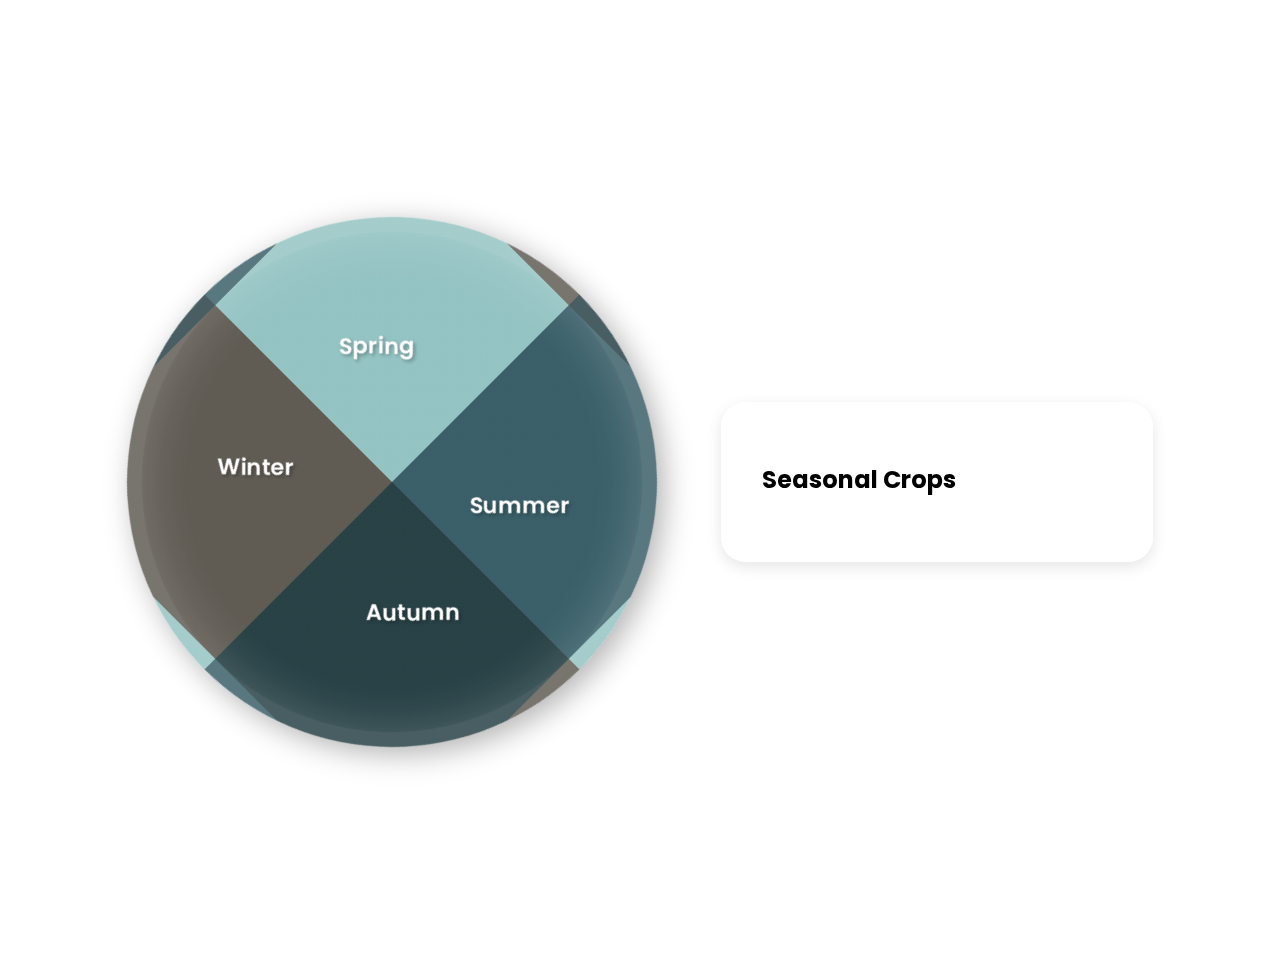
<file: biosage-web-app/crop-calendar/crop-calendar.html>
<!DOCTYPE html>
<html lang="en">
<head>
    <meta charset="UTF-8">
    <meta name="viewport" content="width=device-width, initial-scale=1.0">
    <title>Interactive Crop Calendar</title>
    <link rel="stylesheet" href="crop-calendar.css">
    <link href="https://fonts.googleapis.com/css2?family=Poppins:wght@400;500;600&display=swap" rel="stylesheet">
</head>
<body>
    <div class="calendar-wheel-container">
        <div class="season-wheel">
            <div class="season spring">Spring</div>
            <div class="season summer">Summer</div>
            <div class="season autumn">Autumn</div>
            <div class="season winter">Winter</div>
        </div>
        <div class="crop-details">
            <h2>Seasonal Crops</h2>
            <div class="crop-list"></div>
        </div>
    </div>
    <script src="crop-calendar.js"></script>
</body>
</html>
</file>
<file: AgriSens-web-app/explore/index.css>
body,
html {
  margin: 10px;
  border: 10px;
  padding: 10px;
  font-family: "Segoe UI", Tahoma, Geneva, Verdana, sans-serif;
  background-color: #f0f0f0;
}

header {
  background-color: #4caf50;
  color: white;
  padding: 20px;
  text-align: center;
}

main {
  padding: 20px;
}

h1,
h2,
h3 {
  color: #333;
}

#model-intro,
#explore-crops {
  background-color: white;
  margin-bottom: 20px;
  padding: 20px;
  box-shadow: 0 2px 4px rgba(0, 0, 0, 0.1);
}

table {
  width: 100%;
  border-collapse: collapse;
  margin-top: 20px;
}

th,
td {
  border: 1px solid #ddd;
  text-align: left;
  padding: 8px;
}

th {
  background-color: #4caf50;
  color: white;
}

tr:nth-child(even) {
  background-color: #b6ccbc;
}

#crop-recommendation-how-it-works {
  background-color: #fff;
  margin-top: 20px;
  margin-bottom: 20px;
  margin-left: 20px;
  margin-right: 20px;
  padding: 20px;
  box-shadow: 0 4px 8px rgba(0, 0, 0, 0.1);
}

#crop-recommendation-how-it-works h2 {
  color: #000000;
  margin-bottom: 16px;
}

#crop-recommendation-how-it-works ol {
  counter-reset: list-counter;
  list-style: none;
  padding-left: 0;
}

#crop-recommendation-how-it-works ol li {
  counter-increment: list-counter;
  padding-left: 40px;
  position: relative;
  margin-bottom: 10px;
  line-height: 1.6;
}

#crop-recommendation-how-it-works ol li::before {
  content: counter(list-counter) ".";
  position: absolute;
  left: 0;
  top: 0;
  font-weight: bold;
  color: #000000;
}

#smart-disease-detection,
#about-project {
  background-color: white;
  margin-top: 20px;
  margin-bottom: 20px;
  margin-left: 20px;
  margin-right: 20px;
  padding: 20px;
  box-shadow: 0 2px 4px rgba(0, 0, 0, 0.1);
}

#smart-disease-detection h2,
#about-project h2 {
  color: #000000;
}

#smart-disease-detection ol,
#smart-disease-detection ul,
#about-project ul {
  list-style-position: inside;
  padding-left: 0;
}

/* Base styles - already provided above, apply for all devices */

/* Mobile-specific styles */
@media screen and (max-width: 768px) {
  /* Base styles - apply for all devices */
  body,
  html {
    margin: 0;
    padding: 0;
    font-family: "Segoe UI", Tahoma, Geneva, Verdana, sans-serif;
    background-color: #f0f0f0;
  }

  header {
    background-color: #4caf50;
    color: white;
    padding: 20px;
    text-align: center;
  }

  main {
    padding: 15px;
  }

  h1,
  h2,
  h3 {
    color: #333;
  }

  section {
    background-color: white;
    margin: 10px;
    padding: 20px;
    box-shadow: 0 2px 4px rgba(0, 0, 0, 0.1);
  }

  table {
    width: 100%;
    border-collapse: collapse;
    margin-top: 20px;
  }

  th,
  td {
    border: 1px solid #ddd;
    text-align: left;
    padding: 8px;
  }

  th {
    background-color: #4caf50;
    color: white;
  }

  tr:nth-child(even) {
    background-color: #b6ccbc;
  }

  button {
    background-color: #4caf50;
    color: white;
    border: none;
    padding: 10px 20px;
    border-radius: 5px;
    cursor: pointer;
    font-size: 16px;
    margin-top: 20px;
  }

  button:hover {
    background-color: #45a049;
  }

  /* Mobile-specific styles */
  @media screen and (max-width: 768px) {
    header,
    main,
    section,
    button {
      padding: 10px;
    }

    h1,
    h2,
    h3 {
      font-size: 20px; /* Adjust heading sizes for better readability */
    }
    /* Base styles for table - apply for all devices */
    table {
      width: 100%;
      border-collapse: collapse;
      margin-top: 20px;
    }

    th,
    td {
      border: 1px solid #ddd;
      text-align: left;
      padding: 8px;
    }

    th {
      background-color: #4caf50;
      color: white;
    }

    tr:nth-child(even) {
      background-color: #f2f2f2;
    }

    /* Mobile-specific styles */
    @media screen and (max-width: 768px) {
      table {
        display: block;
        overflow-x: auto; /* Allows table to scroll horizontally on small screens */
      }

      th,
      td {
        padding: 10px 5px; /* Reduces padding to fit content on smaller screens */
        font-size: 14px; /* Smaller font size for better readability */
      }

      th {
        font-size: 16px; /* Slightly larger font size for headers for emphasis */
      }
    }

    th,
    td {
      padding: 6px; /* Smaller padding for table cells */
    }

    button {
      padding: 8px 16px; /* Smaller padding for buttons */
      font-size: 14px; /* Smaller font size for button text */
    }
  }
}
</file>
<file: AgriSens-web-app/guide/styles.css>
body,
html {
  margin: 10px;
  border: 10px;
  padding: 10px;
  font-family: "Segoe UI", Tahoma, Geneva, Verdana, sans-serif;
  background-color: #f0f0f0;
}

header {
  background-color: #4caf50;
  color: white;
  padding: 20px;
  text-align: center;
}



@media (min-width: 481px) and (max-width: 767px) {
  header h1 {
    font-size: 1.2rem;
  }

}

@media (min-width: 320px) and (max-width: 480px) {
  header h1 {
    font-size: 1.2rem;
  }

}



main {
  padding: 20px;
}

h1,
h2,
h3 {
  color: #333;
}

#model-intro,
#explore-crops {
  background-color: white;
  margin-bottom: 20px;
  padding: 20px;
  box-shadow: 0 2px 4px rgba(0, 0, 0, 0.1);
}

table {
  width: 100%;
  border-collapse: collapse;
  margin-top: 20px;
}

th,
td {
  border: 1px solid #ddd;
  text-align: left;
  padding: 8px;
}

th {
  background-color: #4caf50;
  color: white;
}

tr:nth-child(even) {
  background-color: #b6ccbc;
}

#crop-recommendation-how-it-works {
  background-color: #fff;
  margin-top: 20px;
  margin-bottom: 20px;
  margin-left: 20px;
  margin-right: 20px;
  padding: 20px;
  box-shadow: 0 4px 8px rgba(0, 0, 0, 0.1);
}

#crop-recommendation-how-it-works h2 {
  color: #000000;
  margin-bottom: 16px;
}

#crop-recommendation-how-it-works ol {
  counter-reset: list-counter;
  list-style: none;
  padding-left: 0;
}

#crop-recommendation-how-it-works ol li {
  counter-increment: list-counter;
  padding-left: 40px;
  position: relative;
  margin-bottom: 10px;
  line-height: 1.6;
}

#crop-recommendation-how-it-works ol li::before {
  content: counter(list-counter) ".";
  position: absolute;
  left: 0;
  top: 0;
  font-weight: bold;
  color: #000000;
}

#smart-disease-detection,
#about-project {
  background-color: white;
  margin-top: 20px;
  margin-bottom: 20px;
  margin-left: 20px;
  margin-right: 20px;
  padding: 20px;
  box-shadow: 0 2px 4px rgba(0, 0, 0, 0.1);
}


#smart-disease-detection ol li {
  counter-increment: list-counter;
  margin-bottom: 10px;
}

#smart-disease-detection h2,
#about-project h2 {
  color: #000000;
}

#smart-disease-detection ol,
#smart-disease-detection ul,
#about-project ul {
  list-style-position: inside;
  padding-left: 0;
}

/* Base styles - already provided above, apply for all devices */

/* Mobile-specific styles */
@media screen and (max-width: 768px) {

  /* Base styles - apply for all devices */
  body,
  html {
    margin: 0;
    padding: 0;
    font-family: "Segoe UI", Tahoma, Geneva, Verdana, sans-serif;
    background-color: #f0f0f0;
  }

  header {
    background-color: #4caf50;
    color: white;
    padding: 20px;
    text-align: center;
  }

  main {
    padding: 15px;
  }

  h1,
  h2,
  h3 {
    color: #333;
  }

  section {
    background-color: white;
    margin: 10px;
    padding: 20px;
    box-shadow: 0 2px 4px rgba(0, 0, 0, 0.1);
  }

  table {
    width: 100%;
    border-collapse: collapse;
    margin-top: 20px;
  }

  th,
  td {
    border: 1px solid #ddd;
    text-align: left;
    padding: 8px;
  }

  th {
    background-color: #4caf50;
    color: white;
  }

  tr:nth-child(even) {
    background-color: #b6ccbc;
  }

  button {
    background-color: #4caf50;
    color: white;
    border: none;
    padding: 10px 20px;
    border-radius: 5px;
    cursor: pointer;
    font-size: 16px;
    margin-top: 20px;
  }

  button:hover {
    background-color: #45a049;
  }
}

/* Mobile-specific styles */
@media screen and (max-width: 768px) {

  header,
  main,
  section,
  button {
    padding: 10px;
  }

  h1,
  h2,
  h3 {
    font-size: 20px;
    /* Adjust heading sizes for better readability */
  }

  /* Base styles for table - apply for all devices */
  table {
    width: 100%;
    border-collapse: collapse;
    margin-top: 20px;
  }

  th,
  td {
    border: 1px solid #ddd;
    text-align: left;
    padding: 8px;
  }

  th {
    background-color: #4caf50;
    color: white;
  }

  tr:nth-child(even) {
    background-color: #f2f2f2;
  }
}

/* Mobile-specific styles */
@media screen and (max-width: 768px) {
  table {
    display: block;
    overflow-x: auto;
    /* Allows table to scroll horizontally on small screens */
  }

  th,
  td {
    padding: 10px 5px;
    /* Reduces padding to fit content on smaller screens */
    font-size: 14px;
    /* Smaller font size for better readability */
  }

  th {
    font-size: 16px;
    /* Slightly larger font size for headers for emphasis */
  }
}

th,
td {
  padding: 6px;
  /* Smaller padding for table cells */
}

button {
  padding: 8px 16px;
  /* Smaller padding for buttons */
  font-size: 14px;
  /* Smaller font size for button text */
}
























.hero {
  text-align: center;
  background: linear-gradient(135deg, #1f4572, #003866);
  padding: 40px;
  /* border-radius: 8px; */
  margin-bottom: 20px;
}

h1 {
  font-size: 2.5rem;
  color: white;
}


@media (min-width: 481px) and (max-width: 767px) {
  .hero h1 {
    font-size: 1.2rem;
  }

}

@media (min-width: 320px) and (max-width: 480px) {
  .hero h1 {
    font-size: 1.2rem;
  }

}

h3 {
  margin: 10px 0;
}

p {
  margin-bottom: 20px;
}


.dropdown {
  position: relative;
  display: inline-block;
}

.dropbtn {
  background-color: #2ecc71;
  color: white;
  padding: 12px 20px;
  font-size: 20px;
  border: none;
  border-radius: 5px;
  width: 200px;
  cursor: pointer;
  transition: background-color 0.3s, transform 0.2s;
}

.dropbtn:hover {
  background-color: #27ae60;
  transform: translateY(-2px);
}

.dropdown-content {
  display: none;
  position: absolute;
  background-color: #fff;
  width: 200px;
  box-shadow: 0 2px 8px rgba(0, 0, 0, 0.2);
  z-index: 1;
  border-radius: 5px;
  opacity: 0;
  /* For transition effect */
  transition: opacity 0.3s ease;
}

.dropdown:hover .dropdown-content {
  display: block;
  opacity: 1;
  /* Fade-in effect */
}

.dropdown-content a {
  color: black;
  padding: 12px 16px;
  text-decoration: none;
  display: block;
  transition: background-color 0.3s, padding 0.3s;
}

.dropdown-content a:hover {
  background-color: #f1f1f1;
  padding-left: 20px;
  /* Subtle effect on hover */
}

@media (max-width: 600px) {
  .dropbtn {
    font-size: 18px;
    /* Responsive font size */
    padding: 10px 15px;
  }

  .dropdown-content {
    min-width: 150px;
    /* Adjust for smaller screens */
  }
}


.show {
  display: block;
}

.gallery {
  display: grid;
  grid-template-columns: repeat(auto-fill, minmax(300px, 1fr));
  gap: 20px;
}

.gallery-item {
  background: white;
  border-radius: 8px;
  box-shadow: 0 2px 10px rgba(0, 0, 0, 0.1);
  text-align: center;
  overflow: hidden;
  transition: transform 0.3s;
}

.gallery-item:hover {
  transform: scale(1.05);
}

.gallery-item img {
  width: 100%;
  height: auto;
}

.crop-info {
  padding: 20px;
  background: white;
  /* border-radius: 8px; */
  box-shadow: 0 2px 10px rgba(0, 0, 0, 0.1);
  display: none;
  /* Hidden by default */
  margin-top: 20px;
}



.footer {
  padding: 1rem;
  padding-top: 1rem;
  margin-top: 2rem;
  text-align: center;
  font-size: 2rem;
  font-weight: normal;
  color: #000;
  border-top: 0.1rem solid rgba(0, 0, 0, 0.1);
}

.footer-text {
  color: #000000;
  font-size: 18px;
  margin: 0;
}

@media (min-width: 481px) and (max-width: 767px) {
  .footer-text {
    font-size: 12px;
  }
}

@media (min-width: 320px) and (max-width: 480px) {
  .footer-text {
    font-size: 12px;
  }
}
</file>
<file: biosage-web-app/explore/index.css>
body,
html {
  margin: 10px;
  border: 10px;
  padding: 10px;
  font-family: "Segoe UI", Tahoma, Geneva, Verdana, sans-serif;
  background-color: #f0f0f0;
}

header {
  background-color: #4caf50;
  color: white;
  padding: 20px;
  text-align: center;
}

main {
  padding: 20px;
}

h1,
h2,
h3 {
  color: #333;
}

#model-intro,
#explore-crops {
  background-color: white;
  margin-bottom: 20px;
  padding: 20px;
  box-shadow: 0 2px 4px rgba(0, 0, 0, 0.1);
}

table {
  width: 100%;
  border-collapse: collapse;
  margin-top: 20px;
}

th,
td {
  border: 1px solid #ddd;
  text-align: left;
  padding: 8px;
}

th {
  background-color: #4caf50;
  color: white;
}

tr:nth-child(even) {
  background-color: #b6ccbc;
}

#crop-recommendation-how-it-works {
  background-color: #fff;
  margin-top: 20px;
  margin-bottom: 20px;
  margin-left: 20px;
  margin-right: 20px;
  padding: 20px;
  box-shadow: 0 4px 8px rgba(0, 0, 0, 0.1);
}

#crop-recommendation-how-it-works h2 {
  color: #000000;
  margin-bottom: 16px;
}

#crop-recommendation-how-it-works ol {
  counter-reset: list-counter;
  list-style: none;
  padding-left: 0;
}

#crop-recommendation-how-it-works ol li {
  counter-increment: list-counter;
  padding-left: 40px;
  position: relative;
  margin-bottom: 10px;
  line-height: 1.6;
}

#crop-recommendation-how-it-works ol li::before {
  content: counter(list-counter) ".";
  position: absolute;
  left: 0;
  top: 0;
  font-weight: bold;
  color: #000000;
}

#smart-disease-detection,
#about-project {
  background-color: white;
  margin-top: 20px;
  margin-bottom: 20px;
  margin-left: 20px;
  margin-right: 20px;
  padding: 20px;
  box-shadow: 0 2px 4px rgba(0, 0, 0, 0.1);
}

#smart-disease-detection h2,
#about-project h2 {
  color: #000000;
}

#smart-disease-detection ol,
#smart-disease-detection ul,
#about-project ul {
  list-style-position: inside;
  padding-left: 0;
}

/* Base styles - already provided above, apply for all devices */

/* Mobile-specific styles */
@media screen and (max-width: 768px) {
  /* Base styles - apply for all devices */
  body,
  html {
    margin: 0;
    padding: 0;
    font-family: "Segoe UI", Tahoma, Geneva, Verdana, sans-serif;
    background-color: #f0f0f0;
  }

  header {
    background-color: #4caf50;
    color: white;
    padding: 20px;
    text-align: center;
  }

  main {
    padding: 15px;
  }

  h1,
  h2,
  h3 {
    color: #333;
  }

  section {
    background-color: white;
    margin: 10px;
    padding: 20px;
    box-shadow: 0 2px 4px rgba(0, 0, 0, 0.1);
  }

  table {
    width: 100%;
    border-collapse: collapse;
    margin-top: 20px;
  }

  th,
  td {
    border: 1px solid #ddd;
    text-align: left;
    padding: 8px;
  }

  th {
    background-color: #4caf50;
    color: white;
  }

  tr:nth-child(even) {
    background-color: #b6ccbc;
  }

  button {
    background-color: #4caf50;
    color: white;
    border: none;
    padding: 10px 20px;
    border-radius: 5px;
    cursor: pointer;
    font-size: 16px;
    margin-top: 20px;
  }

  button:hover {
    background-color: #45a049;
  }

  /* Mobile-specific styles */
  @media screen and (max-width: 768px) {
    header,
    main,
    section,
    button {
      padding: 10px;
    }

    h1,
    h2,
    h3 {
      font-size: 20px; /* Adjust heading sizes for better readability */
    }
    /* Base styles for table - apply for all devices */
    table {
      width: 100%;
      border-collapse: collapse;
      margin-top: 20px;
    }

    th,
    td {
      border: 1px solid #ddd;
      text-align: left;
      padding: 8px;
    }

    th {
      background-color: #4caf50;
      color: white;
    }

    tr:nth-child(even) {
      background-color: #f2f2f2;
    }

    /* Mobile-specific styles */
    @media screen and (max-width: 768px) {
      table {
        display: block;
        overflow-x: auto; /* Allows table to scroll horizontally on small screens */
      }

      th,
      td {
        padding: 10px 5px; /* Reduces padding to fit content on smaller screens */
        font-size: 14px; /* Smaller font size for better readability */
      }

      th {
        font-size: 16px; /* Slightly larger font size for headers for emphasis */
      }
    }

    th,
    td {
      padding: 6px; /* Smaller padding for table cells */
    }

    button {
      padding: 8px 16px; /* Smaller padding for buttons */
      font-size: 14px; /* Smaller font size for button text */
    }
  }
}
</file>
<file: AgriSens-web-app/community/community.css>
/* Base Styles with Enhanced Typography */
:root {
    --primary-color: #2e7d32;
    --secondary-color: #4CAF50;
    --accent-color: #81c784;
    --dark-green: #1b5e20;
    --light-green: #c8e6c9;
    --white: #ffffff;
    --black: #333333;
    --gray: #666666;
    --light-gray: #f5f5f5;
    --box-shadow: 0 4px 15px rgba(0, 0, 0, 0.1);
    --transition: all 0.3s cubic-bezier(0.4, 0, 0.2, 1);
    --spacing-xs: 0.5rem;
    --spacing-sm: 1rem;
    --spacing-md: 1.5rem;
    --spacing-lg: 4rem;
    --spacing-xl: 8rem;
}

* {
    margin: 0;
    padding: 0;
    box-sizing: border-box;
    font-family: 'Poppins', sans-serif;
}

html {
    font-size: 62.5%; /* 10px base for easier rem calculations */
    scroll-behavior: smooth;
}

body {
    font-size: 1.6rem;
    line-height: 1.6;
    color: var(--black);
}

.container {
    max-width: 120rem;
    margin: 0 auto;
    padding: 0 var(--spacing-md);
    width: 100%;
}

/* Enhanced Typography */
h1, h2, h3, h4, h5, h6 {
    line-height: 1.2;
    margin-bottom: var(--spacing-md);
    font-weight: 500;
}

h1 { font-size: 4.8rem; }
h2 { font-size: 3.6rem; }
h3 { font-size: 2.8rem; }
h4 { font-size: 2.4rem; }
h5 { font-size: 2rem; }
h6 { font-size: 1.8rem; }

/* Improved User Info Bar */
.user-info-bar {
    background: var(--dark-green);
    color: var(--white);
    padding: var(--spacing-xs) 0;
    font-size: 1.4rem;
}

.user-info-bar .container {
    display: flex;
    justify-content: space-between;
    align-items: center;
}

/* Enhanced Header */
.header {
    background: rgba(255, 255, 255, 0.98);
    backdrop-filter: blur(1rem);
    position: sticky;
    top: 0;
    z-index: 1000;
    box-shadow: var(--box-shadow);
    transition: var(--transition);
}

.header.scrolled {
    padding: var(--spacing-xs) 0;
    background: rgba(255, 255, 255, 0.95);
}

.header .container {
    display: flex;
    justify-content: space-between;
    align-items: center;
    padding: var(--spacing-sm) var(--spacing-md);
}

/* Improved Navigation */
.navbar {
    display: flex;
    gap: var(--spacing-md);
    align-items: center;
}

.navbar a {
    color: var(--black);
    text-decoration: none;
    font-weight: 500;
    font-size: 1.6rem;
    position: relative;
    padding: var(--spacing-xs) 0;
}

.navbar a::after {
    content: '';
    position: absolute;
    bottom: 0;
    left: 0;
    width: 0;
    height: 2px;
    background: var(--primary-color);
    transition: var(--transition);
}

.navbar a:hover::after {
    width: 100%;
}

.navbar .btn {
    background: var(--primary-color);
    color: var(--white);
    padding: 1rem 2.5rem;
    border-radius: 5rem;
    transition: var(--transition);
    box-shadow: 0 2px 10px rgba(46, 125, 50, 0.2);
}

.navbar .btn:hover {
    background: var(--dark-green);
    transform: translateY(-2px);
    box-shadow: 0 4px 15px rgba(46, 125, 50, 0.3);
}

/* Enhanced Hero Section */
.hero {
    background: linear-gradient(rgba(0, 0, 0, 0.7), rgba(0, 0, 0, 0.7)),
                url('../images/community1.jpeg') no-repeat center center/cover;
    color: var(--white);
    padding: var(--spacing-xl) 0;
    text-align: center;
    position: relative;
}

.hero::before {
    content: '';
    position: absolute;
    top: 0;
    left: 0;
    right: 0;
    bottom: 0;
    background: linear-gradient(45deg, rgba(27, 94, 32, 0.6), rgba(46, 125, 50, 0.6));
}

.hero .container {
    position: relative;
    z-index: 1;
}

.hero-content {
    max-width: 80rem;
    margin: 0 auto;
}

.hero-stats {
    display: grid;
    grid-template-columns: repeat(3, 1fr);
    gap: var(--spacing-md);
    margin-top: var(--spacing-lg);
}

/* Enhanced Features Grid */
.features {
    padding: var(--spacing-xl) 0;
    background: var(--light-gray);
}

.features-grid {
    display: grid;
    grid-template-columns: repeat(auto-fit, minmax(30rem, 1fr));
    gap: var(--spacing-md);
    margin-top: var(--spacing-lg);
}

.feature-card {
    background: var(--white);
    padding: var(--spacing-md);
    border-radius: 1.5rem;
    box-shadow: var(--box-shadow);
    transition: var(--transition);
    display: flex;
    flex-direction: column;
    gap: var(--spacing-sm);
}

.feature-card:hover {
    transform: translateY(-5px);
    box-shadow: 0 8px 25px rgba(0, 0, 0, 0.15);
}

/* Enhanced Discussion Section */
.discussions {
    padding: var(--spacing-xl) 0;
}

.discussion-grid {
    display: grid;
    grid-template-columns: repeat(auto-fit, minmax(30rem, 1fr));
    gap: var(--spacing-md);
    margin-top: var(--spacing-lg);
}

/* Enhanced Stats Section */
.stats {
    padding: var(--spacing-xl) 0;
    background: linear-gradient(to right, var(--primary-color), var(--dark-green));
    color: var(--white);
}

.stats-grid {
    display: grid;
    grid-template-columns: repeat(3, 1fr);
    gap: var(--spacing-md);
}

.stat-card {
    text-align: center;
    padding: var(--spacing-md);
    background: rgba(255, 255, 255, 0.1);
    backdrop-filter: blur(1rem);
    border-radius: 1.5rem;
    transition: var(--transition);
}

.stat-card:hover {
    transform: translateY(-5px);
    background: rgba(255, 255, 255, 0.15);
}

/* Enhanced Footer */
.footer {
    background: var(--dark-green);
    color: var(--white);
    padding: var(--spacing-xl) 0 var(--spacing-md);
}

.footer-grid {
    display: grid;
    grid-template-columns: repeat(auto-fit, minmax(25rem, 1fr));
    gap: var(--spacing-lg);
}

.footer-section h3 {
    margin-bottom: var(--spacing-md);
    position: relative;
    padding-bottom: var(--spacing-xs);
}

.footer-section h3::after {
    content: '';
    position: absolute;
    bottom: 0;
    left: 0;
    width: 5rem;
    height: 2px;
    background: var(--accent-color);
}

.footer-section a {
    color: var(--light-green);
    text-decoration: none;
    display: block;
    margin-bottom: var(--spacing-xs);
    transition: var(--transition);
    font-size: 1.4rem;
}

.footer-section a:hover {
    color: var(--white);
    transform: translateX(5px);
}

.newsletter-form {
    display: flex;
    gap: var(--spacing-sm);
    margin-top: var(--spacing-sm);
}

.newsletter-form input {
    padding: 1.2rem;
    border: none;
    border-radius: 0.5rem;
    flex: 1;
    font-size: 1.4rem;
    background: rgba(255, 255, 255, 0.1);
    color: var(--white);
}

.newsletter-form input::placeholder {
    color: rgba(255, 255, 255, 0.7);
}

.newsletter-form button {
    background: var(--secondary-color);
    color: var(--white);
    border: none;
    padding: 1.2rem 2.5rem;
    border-radius: 0.5rem;
    cursor: pointer;
    transition: var(--transition);
    font-weight: 500;
}

.newsletter-form button:hover {
    background: var(--primary-color);
    transform: translateY(-2px);
}

/* Enhanced Responsive Design */
@media (max-width: 1200px) {
    html {
        font-size: 60%;
    }
}

@media (max-width: 992px) {
    html {
        font-size: 58%;
    }
    
    .stats-grid {
        grid-template-columns: repeat(2, 1fr);
    }
}

@media (max-width: 768px) {
    html {
        font-size: 56%;
    }

    .navbar {
        position: fixed;
        top: 0;
        left: -100%;
        width: 80%;
        height: 100vh;
        background: var(--white);
        flex-direction: column;
        padding: var(--spacing-xl) var(--spacing-md);
        transition: var(--transition);
        box-shadow: var(--box-shadow);
    }

    .navbar.active {
        left: 0;
    }

    .hero-stats {
        grid-template-columns: 1fr;
    }

    .stats-grid {
        grid-template-columns: 1fr;
    }
}

@media (max-width: 576px) {
    html {
        font-size: 54%;
    }

    .container {
        padding: 0 var(--spacing-sm);
    }

    h1 { font-size: 3.6rem; }
    h2 { font-size: 3rem; }
    h3 { font-size: 2.4rem; }

    .newsletter-form {
        flex-direction: column;
    }
}

/* Animation Classes */
.fade-in {
    opacity: 0;
    transform: translateY(20px);
    animation: fadeIn 0.6s ease forwards;
}

@keyframes fadeIn {
    to {
        opacity: 1;
        transform: translateY(0);
    }
}

.scale-in {
    opacity: 0;
    transform: scale(0.9);
    animation: scaleIn 0.6s ease forwards;
}

@keyframes scaleIn {
    to {
        opacity: 1;
        transform: scale(1);
    }
}
</file>
<file: AgriSens-web-app/crop-calendar/crop-calendar.css>
.calendar-wheel-container {
    display: flex;
    justify-content: center;
    align-items: center;
    min-height: 100vh;
    background: var(--bg-light);
    gap: 4rem;
}

.season-wheel {
    position: relative;
    width: 400px;
    height: 400px;
    border-radius: 50%;
    background: conic-gradient(
        from 0deg,
        #88BDBC 0deg 90deg,  /* Spring */
        #254E58 90deg 180deg,  /* Summer */
        #112D32 180deg 270deg,  /* Autumn */
        #4F4A41 270deg 360deg  /* Winter */
    );
    box-shadow: 0 0 30px rgba(0, 0, 0, 0.2);
    transform: rotate(-45deg);
    transition: transform 0.5s ease;
}

.wheel-center {
    position: absolute;
    top: 50%;
    left: 50%;
    transform: translate(-50%, -50%) rotate(45deg);
    width: 150px;
    height: 150px;
    background: white;
    border-radius: 50%;
    display: flex;
    flex-direction: column;
    justify-content: center;
    align-items: center;
    box-shadow: 0 0 20px rgba(0, 0, 0, 0.1);
    z-index: 2;
}

.season {
    position: absolute;
    font-size: 1.2rem;
    color: white;
    transform: rotate(45deg);
}

.spring { top: 20%; right: 20%; }
.summer { bottom: 20%; right: 20%; }
.autumn { bottom: 20%; left: 20%; }
.winter { top: 20%; left: 20%; }

.crop-indicators {
    position: absolute;
    top: 0;
    left: 0;
    width: 100%;
    height: 100%;
    border-radius: 50%;
}

.crop-dot {
    position: absolute;
    width: 12px;
    height: 12px;
    background: white;
    border-radius: 50%;
    cursor: pointer;
    transition: transform 0.3s ease;
}

.crop-dot:hover {
    transform: scale(1.5);
}

.crop-details {
    width: 300px;
    background: white;
    padding: 2rem;
    border-radius: 20px;
    box-shadow: 0 0 20px rgba(0, 0, 0, 0.1);
}

.crop-list {
    margin-top: 1rem;
}

.crop-item {
    display: flex;
    align-items: center;
    gap: 1rem;
    padding: 0.8rem;
    border-radius: 10px;
    margin-bottom: 0.5rem;
    transition: background-color 0.3s ease;
    cursor: pointer;
}

.crop-item:hover {
    background-color: rgba(136, 189, 188, 0.1);
}

.crop-icon {
    width: 30px;
    height: 30px;
    background-size: cover;
    border-radius: 50%;
}
</file>
<file: biosage-web-app/community/community.css>
:root {
    /* New earthy color palette */
    --primary-color: #8B6E4E;      /* Warm brown - main color */
    --secondary-color: hsl(31, 26%, 33%);    /* Darker brown for depth */
    --dark-color: #463428;         /* Deep brown for contrast */
    --light-color: #F5F1ED;        /* Light beige for backgrounds */
    --accent-color: #C17817;       /* Golden brown for accent/highlights */
    --text-color: #4A3C32;         /* Dark brown for text */
    --white: #ffffff;
    --success-color: #6B8E23;      /* Olive green for success states */
    --warning-color: #D4AC0D;      /* Earthy yellow for warnings */
    --error-color: #923838;        /* Muted red for errors */
    --shadow: 0 2px 10px rgba(77, 59, 41, 0.1);
    --gradient-primary: linear-gradient(135deg, #8B6E4E, #6B563F);
    --card-bg: rgba(255, 255, 255, 0.95);
    --icon-color: #8B8178;         /* Warm grey for icons */
    --icon-light: #A89F96;         /* Light warm grey for secondary icons */
    
    /* Additional earthy tones */
    --hover-color: #9F7B5A;        /* Lighter brown for hover states */
    --bg-tint: #FAF7F4;            /* Very light beige for subtle backgrounds */
    --border-color: #E5DDD5;       /* Light warm grey for borders */
}

* {
    margin: 0;
    padding: 0;
    box-sizing: border-box;
    font-family: 'Poppins', sans-serif;
}

body {
    line-height: 1.6;
    color: var(--text-color);
    background-color: #f9f9f9;
}

.container {
    max-width: 1200px;
    margin: 0 auto;
    padding: 0 20px;
}

/* Header Styles */
.header {
    background-color: var(--white);
    box-shadow: var(--shadow);
    position: fixed;
    width: 100%;
    top: 0;
    z-index: 1000;
}

.header .container {
    display: flex;
    justify-content: space-between;
    align-items: center;
    padding: 1rem 20px;
}

.logo {
    display: flex;
    align-items: center;
    gap: 1rem;
}

.logo-img {
    height: 40px;
    width: auto;
}

.logo h1 {
    font-size: 1.5rem;
    color: var(--primary-color);
}

.navbar {
    display: flex;
    gap: 2rem;
    align-items: center;
}

.navbar a {
    text-decoration: none;
    color: var(--text-color);
    font-weight: 500;
    transition: color 0.3s;
}

.navbar a:hover {
    color: var(--primary-color);
}

.navbar .btn {
    background-color: var(--primary-color);
    color: var(--white);
    padding: 0.5rem 1.5rem;
    border-radius: 25px;
    transition: background-color 0.3s;
}

.navbar .btn:hover {
    background-color: var(--secondary-color);
    color: var(--white);
}

/* Hero Section */
.hero {
    background: url('https://images.unsplash.com/photo-1625246333195-78d9c38ad449?ixlib=rb-4.0.3&ixid=M3wxMjA3fDB8MHxwaG90by1wYWdlfHx8fGVufDB8fHx8fA%3D%3D&auto=format&fit=crop&w=1470&q=80');
    background-size: cover;
    background-position: center;
    padding: 8rem 0 4rem;
    text-align: center;
    color: var(--white);
    position: relative;
}

/* Add a subtle dark overlay for text readability */
.hero::before {
    content: '';
    position: absolute;
    top: 0;
    left: 0;
    right: 0;
    bottom: 0;
    background: rgba(0, 0, 0, 0.4); /* subtle dark overlay for text visibility */
    z-index: 1;
}

/* Ensure content stays above the overlay */
.hero > * {
    position: relative;
    z-index: 2;
}

.hero h1 {
    font-size: 3rem;
    margin-bottom: 1rem;
    text-shadow: 2px 2px 4px rgba(0, 0, 0, 0.3); /* Add text shadow for better readability */
}

.hero p {
    font-size: 1.2rem;
    margin-bottom: 2rem;
    text-shadow: 1px 1px 3px rgba(0, 0, 0, 0.3);
}

.hero-stats {
    display: flex;
    justify-content: center;
    gap: 3rem;
    margin-top: 2rem;
}

.stat {
    text-align: center;
}

.stat i {
    font-size: 2rem;
    margin-bottom: 0.5rem;
}

.number {
    display: block;
    font-size: 2rem;
    font-weight: bold;
}

.label {
    font-size: 1rem;
}

/* Features Section Improvements */
.features-grid {
    display: grid;
    grid-template-columns: repeat(auto-fit, minmax(280px, 1fr));
    gap: 2rem;
    padding: 0 1rem;
}

.feature-card {
    background: var(--white);
    padding: 2rem;
    border-radius: 10px;
    box-shadow: var(--shadow);
    text-align: center;
    transition: transform 0.3s;
    display: flex;
    flex-direction: column;
    height: 100%;
    min-height: 320px;
}

.feature-card i {
    font-size: 2.5rem;
    color: var(--icon-color);
    margin-bottom: 1.5rem;
}

.feature-card h3 {
    font-size: 1.5rem;
    margin-bottom: 1rem;
    color: var(--dark-color);
}

.feature-card p {
    flex-grow: 1;
    margin-bottom: 1rem;
}

.feature-btn {
    display: inline-block;
    padding: 0.8rem 1.5rem;
    margin-top: auto;
    background-color: var(--primary-color);
    color: var(--white);
    text-decoration: none;
    border-radius: 25px;
    transition: background-color 0.3s;
    width: 80%;
    align-self: center;
}

/* Latest Discussions Section Improvements */
.discussions {
    padding: 4rem 0;
    background-color: #f9f9f9;
}

.discussions h2 {
    text-align: center;
    font-size: 2.5rem;
    margin-bottom: 3rem;
    color: var(--dark-color);
}

.discussion-grid {
    display: grid;
    grid-template-columns: repeat(auto-fit, minmax(320px, 1fr));
    gap: 2rem;
    margin-top: 2rem;
}

.discussion-grid .feature-card {
    text-align: left;
    min-height: 280px;
    padding: 1.5rem;
}

.discussion-meta {
    display: flex;
    gap: 1rem;
    color: var(--dark-color);
    opacity: 0.8;
    font-size: 0.9rem;
    margin-bottom: 1rem;
}


.discussion-meta span {
    display: flex;
    align-items: center;
    gap: 0.5rem;
}

.discussion-topic {
    display: inline-flex;
    align-items: center;
    gap: 0.5rem;
    background-color: var(--light-color);
    padding: 0.3rem 1rem;
    border-radius: 15px;
    font-size: 0.9rem;
    color: var(--dark-color);
    margin-bottom: 1rem;
}

.discussion-stats {
    display: flex;
    align-items: center;
    gap: 0.5rem;
    color: var(--dark-color);
    opacity: 0.8;
    margin: 1rem 0;
}

/* Discussion Card Content Layout */
.discussion-grid .feature-card {
    display: flex;
    flex-direction: column;
}

.discussion-grid .feature-card h3 {
    font-size: 1.3rem;
    margin-bottom: 0.8rem;
    color: var(--dark-color);
}

.discussion-grid .feature-card p:not(.discussion-meta):not(.discussion-topic):not(.discussion-stats) {
    flex-grow: 1;
    margin-bottom: 1rem;
    line-height: 1.5;
}

.discussion-grid .feature-btn {
    margin-top: auto;
    text-align: center;
    width: 100%;
}

/* Search Container Improvements */
.search-container {
    margin-bottom: 2rem;
    position: relative;
    max-width: 600px;
    margin-left: auto;
    margin-right: auto;
}

.search-container input {
    width: 100%;
    padding: 1rem 3rem;
    border: none;
    border-radius: 25px;
    background: var(--white);
    box-shadow: var(--shadow);
    font-size: 1rem;
}

.search-container input:focus {
    outline: 2px solid var(--primary-color);
    outline-offset: -2px;
}

/* Additional Responsive Improvements */
@media (max-width: 768px) {
    .features-grid,
    .discussion-grid {
        grid-template-columns: 1fr;
        padding: 0 1rem;
    }

    .feature-card,
    .discussion-grid .feature-card {
        min-height: auto;
    }

    .discussion-meta {
        flex-direction: column;
        gap: 0.5rem;
    }
}

/* Equal Height Cards Fix */
.feature-card,
.discussion-grid .feature-card {
    display: flex;
    flex-direction: column;
    justify-content: space-between;
}

.card-content {
    flex-grow: 1;
    display: flex;
    flex-direction: column;
    gap: 1rem;
}

/* Consistent Button Styling */
.feature-btn {
    margin: 1rem auto 0;
    padding: 0.8rem 1.5rem;
    font-weight: 500;
    text-align: center;
}

/* Footer */
.footer {
    background-color: var(--dark-color);
    color: var(--white);
    padding: 4rem 0 2rem;
}

.footer-content {
    display: grid;
    grid-template-columns: repeat(auto-fit, minmax(250px, 1fr));
    gap: 2rem;
    margin-bottom: 2rem;
}

.footer-section h3 {
    margin-bottom: 1rem;
}

.footer-section a {
    color: var(--light-color);
    text-decoration: none;
    display: block;
    margin-bottom: 0.5rem;
}

.social-links {
    display: flex;
    gap: 1rem;
}

.social-links a {
    color: var(--white);
    font-size: 1.5rem;
}

.footer-bottom {
    text-align: center;
    padding-top: 2rem;
    border-top: 1px solid rgba(255, 255, 255, 0.1);
}

/* Responsive Design */
@media (max-width: 768px) {
    .navbar {
        display: none;
    }
    
    .hero h1 {
        font-size: 2rem;
    }
    
    .hero-stats {
        flex-direction: column;
        gap: 2rem;
    }
    
    .features-grid {
        grid-template-columns: 1fr;
    }
}
</file>
<file: biosage-web-app/crop-calendar/crop-calendar.css>
:root {
    --wheel-primary: rgba(136, 189, 188, 0.9);
    --wheel-summer: rgba(37, 78, 88, 0.9);
    --wheel-autumn: rgba(17, 45, 50, 0.9);
    --wheel-winter: rgba(79, 74, 65, 0.9);
    --text-light: #ffffff;
    --shadow-strong: 0 10px 30px rgba(0, 0, 0, 0.3);
    --shadow-soft: 0 5px 15px rgba(0, 0, 0, 0.1);
}

body {
    margin: 0;
    padding: 0;
    min-height: 100vh;
    background-image: url('https://images.unsplash.com/photo-1523348837708-15d4a09cfac2?ixlib=rb-4.0.3&auto=format&fit=crop&w=2070&q=80');
    background-size: cover;
    background-position: center;
    background-attachment: fixed;
    font-family: 'Poppins', sans-serif;
}

.calendar-wheel-container {
    display: flex;
    justify-content: center;
    align-items: center;
    min-height: 100vh;
    padding: 2rem;
    gap: 4rem;
    background: rgba(255, 255, 255, 0.1);
    backdrop-filter: blur(8px);
}

.season-wheel {
    position: relative;
    width: 500px;
    height: 500px;
    border-radius: 50%;
    background: conic-gradient(
        from 0deg,
        var(--wheel-primary) 0deg 90deg,
        var(--wheel-summer) 90deg 180deg,
        var(--wheel-autumn) 180deg 270deg,
        var(--wheel-winter) 270deg 360deg
    );
    box-shadow: var(--shadow-strong),
                inset 0 0 50px rgba(255, 255, 255, 0.2);
    transform: rotate(-45deg);
    transition: transform 0.8s cubic-bezier(0.4, 0, 0.2, 1);
    border: 15px solid rgba(255, 255, 255, 0.15);
    backdrop-filter: blur(5px);
}

.wheel-center {
    position: absolute;
    top: 50%;
    left: 50%;
    transform: translate(-50%, -50%) rotate(45deg);
    width: 180px;
    height: 180px;
    background: rgba(255, 255, 255, 0.95);
    border-radius: 50%;
    display: flex;
    flex-direction: column;
    justify-content: center;
    align-items: center;
    box-shadow: var(--shadow-soft);
    z-index: 2;
    border: 8px solid rgba(255, 255, 255, 0.3);
    padding: 1rem;
}

.wheel-center h2 {
    font-size: 1.5rem;
    color: #2c3e50;
    margin: 0;
    text-align: center;
}

.wheel-center p {
    font-size: 0.9rem;
    color: #7f8c8d;
    margin: 0.5rem 0 0;
    text-align: center;
}

.season {
    position: absolute;
    font-size: 1.4rem;
    color: var(--text-light);
    transform: rotate(45deg);
    text-shadow: 2px 2px 4px rgba(0, 0, 0, 0.3);
    font-weight: 600;
    cursor: pointer;
    padding: 1rem;
    transition: all 0.3s ease;
}

.season:hover {
    transform: rotate(45deg) scale(1.1);
    text-shadow: 3px 3px 6px rgba(0, 0, 0, 0.4);
}

.spring { top: 22%; right: 22%; }
.summer { bottom: 22%; right: 22%; }
.autumn { bottom: 22%; left: 22%; }
.winter { top: 22%; left: 22%; }

.crop-details {
    width: 350px;
    background: rgba(255, 255, 255, 0.95);
    padding: 2.5rem;
    border-radius: 25px;
    box-shadow: var(--shadow-soft);
    backdrop-filter: blur(10px);
    border: 1px solid rgba(255, 255, 255, 0.2);
}

.crop-list {
    margin-top: 1.5rem;
}

.crop-item {
    display: flex;
    align-items: center;
    gap: 1.5rem;
    padding: 1.2rem;
    border-radius: 15px;
    margin-bottom: 1rem;
    transition: all 0.3s ease;
    cursor: pointer;
    background: rgba(255, 255, 255, 0.7);
    border: 1px solid rgba(136, 189, 188, 0.2);
}

.crop-item:hover {
    transform: translateX(10px);
    background-color: rgba(136, 189, 188, 0.1);
    box-shadow: var(--shadow-soft);
}

.crop-icon {
    width: 50px;
    height: 50px;
    display: flex;
    justify-content: center;
    align-items: center;
    font-size: 2rem;
    background: rgba(255, 255, 255, 0.9);
    border-radius: 50%;
    box-shadow: var(--shadow-soft);
}

.season-title {
    font-size: 2rem;
    color: #2c3e50;
    margin-bottom: 1.5rem;
    padding-bottom: 0.5rem;
    border-bottom: 2px solid rgba(136, 189, 188, 0.3);
}

.crop-info h3 {
    font-size: 1.3rem;
    color: #2c3e50;
    margin: 0 0 0.5rem 0;
}

.crop-info p {
    margin: 0.2rem 0;
    color: #7f8c8d;
    font-size: 0.95rem;
}

/* Add some animations */
@keyframes pulse {
    0% { transform: scale(1); }
    50% { transform: scale(1.05); }
    100% { transform: scale(1); }
}

.wheel-center:hover {
    animation: pulse 2s infinite;
}

/* Responsive adjustments */
@media (max-width: 1200px) {
    .calendar-wheel-container {
        flex-direction: column;
        gap: 3rem;
    }

    .season-wheel {
        width: 400px;
        height: 400px;
    }

    .wheel-center {
        width: 150px;
        height: 150px;
    }
}

@media (max-width: 500px) {
    .season-wheel {
        width: 300px;
        height: 300px;
    }

    .wheel-center {
        width: 120px;
        height: 120px;
    }

    .crop-details {
        width: 90%;
        padding: 1.5rem;
    }
}
</file>
